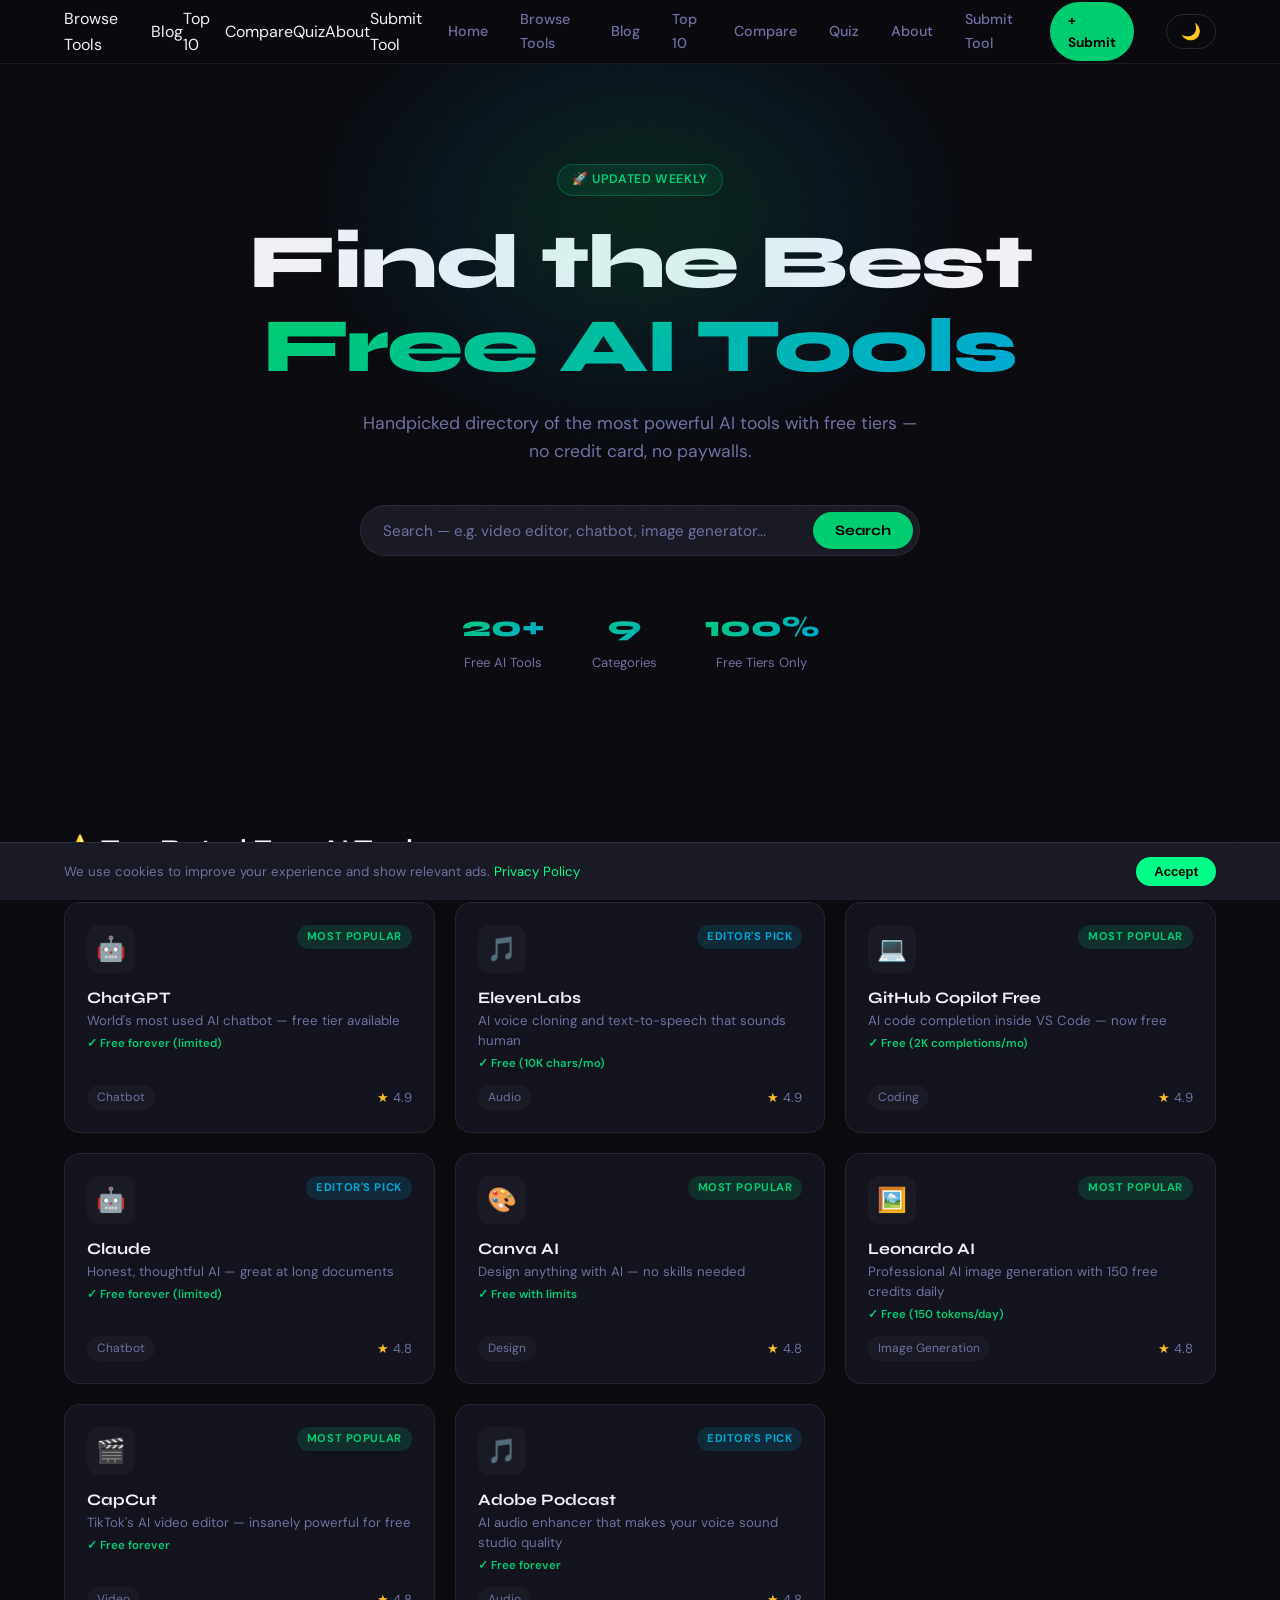
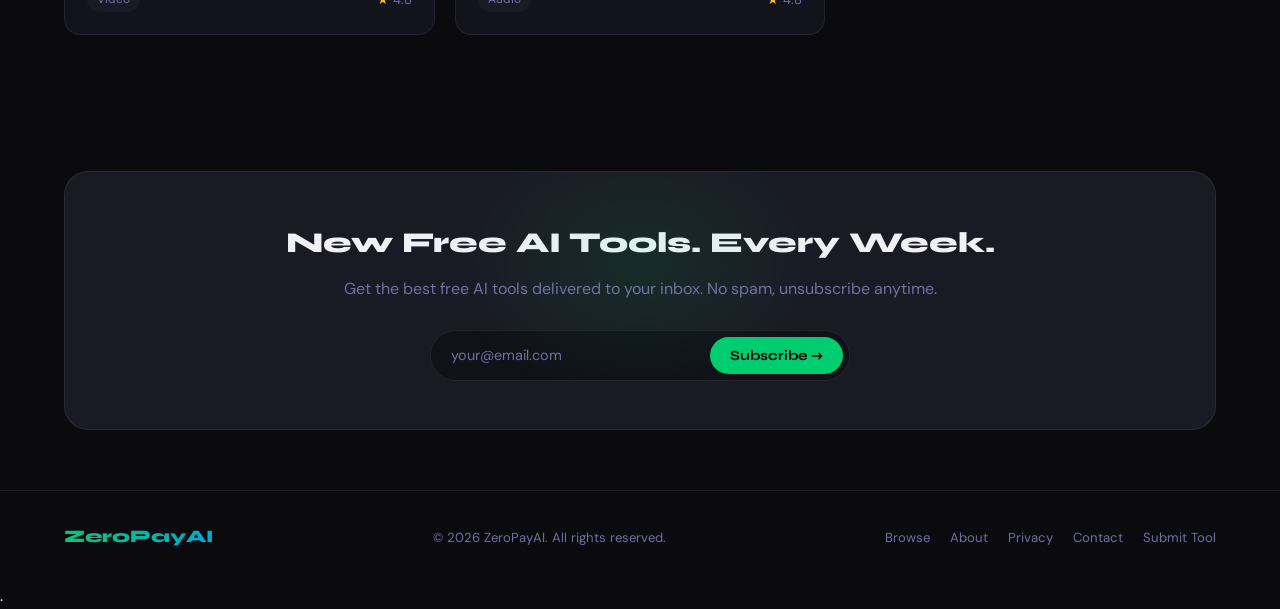
<file: index.html>
<!DOCTYPE html>
<html lang="en">
<head>
  <meta charset="UTF-8" />
  <meta name="google-site-verification" content="KK3UUOpEy3ErOD5eJbiTCEjrXGXTsG2acw9eWnKcE2Q" />
<link rel="icon" type="image/svg+xml" href="favicon.svg" />
<link rel="shortcut icon" href="favicon.svg" />
<meta name="theme-color" content="#0a0a0f" />
<link rel="stylesheet" href="style.css" />
  <!-- SEO -->
  <title>ZeroPayAI — Best Free AI Tools Directory 2026</title>
  <meta name="description" content="Discover 20+ of the best free AI tools for writing, design, video, coding, and more. All tools have free tiers — no credit card needed." />
  <meta name="keywords" content="free AI tools, best free AI tools 2026, AI tools directory, free chatbot, free AI writing tool" />
  <link rel="canonical" href="zeropayai.netlify.app" />

  <!-- Open Graph -->
  <meta property="og:type" content="website" />
  <meta property="og:title" content="ZeroPayAI — Best Free AI Tools Directory 2026" />
  <meta property="og:description" content="Discover 20+ of the best free AI tools. All with free tiers — no credit card needed." />
  <meta property="og:url" content="https://www.zeropayai.com/" />
  <meta property="og:site_name" content="ZeroPayAI" />

  <!-- Schema.org -->
  <script type="application/ld+json">
  {
    "@context": "https://schema.org",
    "@type": "WebSite",
    "name": "ZeroPayAI",
    "url": "https://www.zeropayai.com",
    "description": "The best directory of free AI tools with free tiers.",
    "potentialAction": {
      "@type": "SearchAction",
      "target": "https://www.zeropayai.com/tools.html?q={search_term_string}",
      "query-input": "required name=search_term_string"
    }
  }
  </script>

  <link rel="stylesheet" href="style.css" />
</head>
<body>

  <!-- Cookie Banner (AdSense requirement) -->
  <div id="cookie-banner" style="display:none;position:fixed;bottom:0;left:0;right:0;background:#1a1a24;border-top:1px solid rgba(255,255,255,0.08);padding:14px 5%;display:flex;align-items:center;justify-content:space-between;flex-wrap:wrap;gap:12px;z-index:999;font-size:0.83rem;color:#7070a0;">
    <span>We use cookies to improve your experience and show relevant ads. <a href="privacy.html" style="color:#00ff88;">Privacy Policy</a></span>
    <button onclick="document.getElementById('cookie-banner').style.display='none';localStorage.setItem('cookie_ok','1')" style="background:#00ff88;color:#000;border:none;border-radius:99px;padding:7px 18px;font-weight:700;cursor:pointer;font-size:0.82rem;">Accept</button>
  </div>
  <script>if(localStorage.getItem('cookie_ok')) document.getElementById('cookie-banner').style.display='none';</script>

  <nav>
    <a href="tools.html">Browse Tools</a>
      <a href="blog.html">Blog</a>
      <a href="top10.html">Top 10</a>
      <a href="compare.html">Compare</a>
      <a href="quiz.html">Quiz</a>
      <a href="about.html">About</a>
      <a href="submit.html">Submit Tool</a>
    <div class="nav-links">
      <a href="index.html">Home</a>
      <a href="tools.html">Browse Tools</a>
      <a href="blog.html">Blog</a>
      <a href="top10.html">Top 10</a>
      <a href="compare.html">Compare</a>
      <a href="quiz.html">Quiz</a>
      <a href="about.html">About</a>
      <a href="submit.html">Submit Tool</a>
      <a href="submit.html" class="btn-nav">+ Submit</a>
      <button id="theme-toggle" onclick="toggleTheme()" style="background:none;border:1px solid rgba(255,255,255,0.12);border-radius:99px;padding:7px 14px;cursor:pointer;font-size:1rem;color:var(--text);transition:all 0.2s;">🌙</button>
    </div>
  </nav>

  <main>
    <div class="hero">
      <div class="hero-glow"></div>
      <div class="hero-badge">🚀 Updated Weekly</div>
      <h1>Find the Best<br><span class="highlight">Free AI Tools</span></h1>
      <p>Handpicked directory of the most powerful AI tools with free tiers — no credit card, no paywalls.</p>
      <div class="hero-search">
        <input type="text" id="hero-search-input" placeholder="Search — e.g. video editor, chatbot, image generator..." aria-label="Search AI tools" />
        <button id="hero-search-btn">Search</button>
      </div>
      <div class="hero-stats">
        <div class="stat"><div class="stat-num">20+</div><div class="stat-label">Free AI Tools</div></div>
        <div class="stat"><div class="stat-num">9</div><div class="stat-label">Categories</div></div>
        <div class="stat"><div class="stat-num">100%</div><div class="stat-label">Free Tiers Only</div></div>
      </div>
    </div>

    <!-- AdSense Ad Slot 1 (below hero) -->
    <div style="text-align:center;padding:8px 5%;max-width:1200px;margin:0 auto;">
      <!-- Replace with your AdSense ad unit code after approval -->
      <!-- <ins class="adsbygoogle" style="display:block" data-ad-client="ca-pub-XXXXXXXX" data-ad-slot="XXXXXXXX" data-ad-format="auto"></ins> -->
    </div>

    <section>
      <div class="section-header">
        <h2 class="section-title">⭐ Top Rated Free AI Tools</h2>
        <a href="tools.html" class="see-all">Browse all tools →</a>
      </div>
      <div class="tools-grid" id="featured-grid"></div>
    </section>

    <!-- AdSense Ad Slot 2 (between sections) -->
    <div style="text-align:center;padding:8px 5%;max-width:1200px;margin:0 auto;">
      <!-- <ins class="adsbygoogle" ...></ins> -->
    </div>

    <section>
      <div class="newsletter">
        <h2>New Free AI Tools. Every Week.</h2>
        <p>Get the best free AI tools delivered to your inbox. No spam, unsubscribe anytime.</p>
        <form class="newsletter-form" onsubmit="return false">
          <input type="email" placeholder="your@email.com" required aria-label="Email address" />
          <button type="submit">Subscribe →</button>
        </form>
      </div>
    </section>
  </main>

  <footer>
    <div class="footer-logo">ZeroPayAI</div>
    <p>© 2026 ZeroPayAI. All rights reserved.</p>
    <div class="footer-links">
      <a href="tools.html">Browse</a>
      <a href="about.html">About</a>
      <a href="privacy.html">Privacy</a>
      <a href="contact.html">Contact</a>
      <a href="submit.html">Submit Tool</a>
    </div>
  </footer>

  <script src="tools-data.js"></script>
  <script src="app.js"></script>
</body>
</html>.
</file>
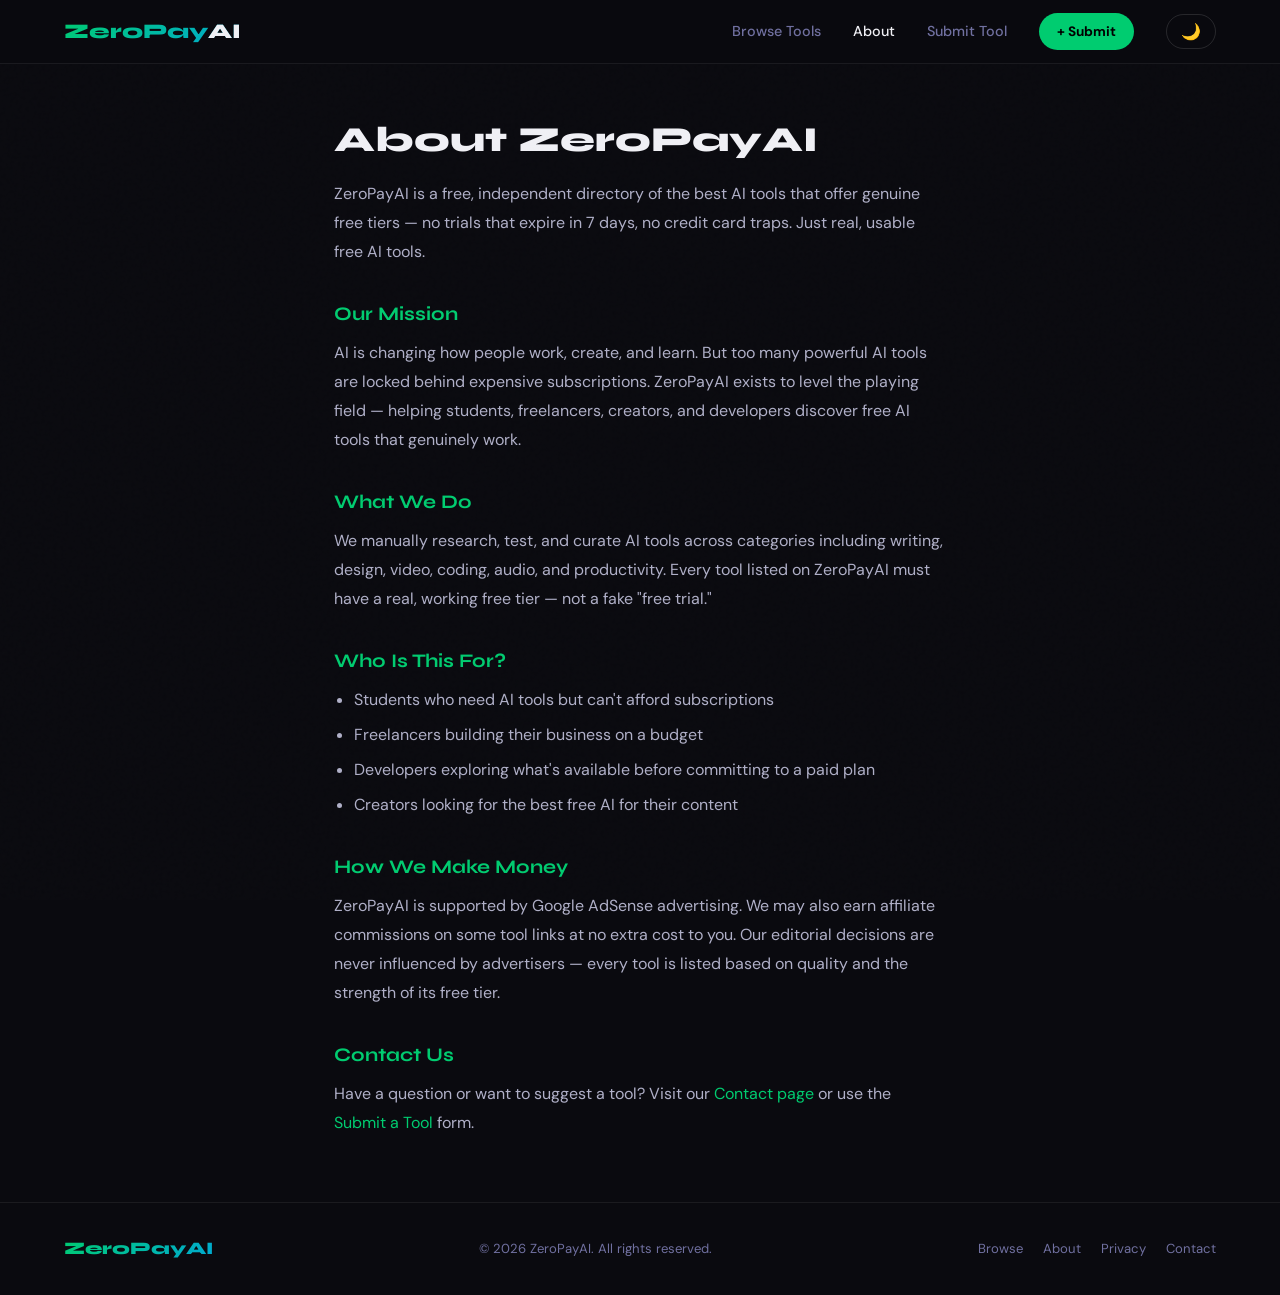
<file: about.html>
<!DOCTYPE html>
<html lang="en">
<head>
  <meta charset="UTF-8" />
  <meta name="google-site-verification" content="KK3UUOpEy3ErOD5eJbiTCEjrXGXTsG2acw9eWnKcE2Q" />
<link rel="icon" type="image/svg+xml" href="favicon.svg" />
<link rel="shortcut icon" href="favicon.svg" />
<meta name="theme-color" content="#0a0a0f" />
<link rel="stylesheet" href="style.css" />  <title>About ZeroPayAI — Free AI Tools Directory</title>
  <meta name="description" content="ZeroPayAI is a curated directory of the best free AI tools. Learn about our mission to make AI accessible to everyone." />
  <link rel="canonical" href="zeropayai.netlify.app" />
  <link rel="stylesheet" href="style.css" />
  <style>
    .content-page { max-width: 740px; margin: 0 auto; padding: 48px 5%; }
    .content-page h1 { font-family: var(--font-head); font-size: 2.2rem; font-weight: 800; margin-bottom: 12px; }
    .content-page h2 { font-family: var(--font-head); font-size: 1.2rem; font-weight: 700; margin: 32px 0 10px; color: var(--accent); }
    .content-page p { color: #b0b0c8; line-height: 1.8; margin-bottom: 16px; }
    .content-page ul { color: #b0b0c8; line-height: 1.8; padding-left: 20px; margin-bottom: 16px; }
    .content-page ul li { margin-bottom: 6px; }
  </style>
</head>
<body>

  <nav>
    <a href="index.html" class="nav-logo">ZeroPay<span>AI</span></a>
    <div class="nav-links">
      <a href="tools.html">Browse Tools</a>
      <a href="about.html" class="active">About</a>
      <a href="submit.html">Submit Tool</a>
      <a href="submit.html" class="btn-nav">+ Submit</a>
      <button id="theme-toggle" onclick="toggleTheme()" style="background:none;border:1px solid rgba(255,255,255,0.12);border-radius:99px;padding:7px 14px;cursor:pointer;font-size:1rem;color:var(--text);transition:all 0.2s;">🌙</button>
    </div>
  </nav>

  <main>
    <div class="content-page">
      <h1>About ZeroPayAI</h1>
      <p>ZeroPayAI is a free, independent directory of the best AI tools that offer genuine free tiers — no trials that expire in 7 days, no credit card traps. Just real, usable free AI tools.</p>

      <h2>Our Mission</h2>
      <p>AI is changing how people work, create, and learn. But too many powerful AI tools are locked behind expensive subscriptions. ZeroPayAI exists to level the playing field — helping students, freelancers, creators, and developers discover free AI tools that genuinely work.</p>

      <h2>What We Do</h2>
      <p>We manually research, test, and curate AI tools across categories including writing, design, video, coding, audio, and productivity. Every tool listed on ZeroPayAI must have a real, working free tier — not a fake "free trial."</p>

      <h2>Who Is This For?</h2>
      <ul>
        <li>Students who need AI tools but can't afford subscriptions</li>
        <li>Freelancers building their business on a budget</li>
        <li>Developers exploring what's available before committing to a paid plan</li>
        <li>Creators looking for the best free AI for their content</li>
      </ul>

      <h2>How We Make Money</h2>
      <p>ZeroPayAI is supported by Google AdSense advertising. We may also earn affiliate commissions on some tool links at no extra cost to you. Our editorial decisions are never influenced by advertisers — every tool is listed based on quality and the strength of its free tier.</p>

      <h2>Contact Us</h2>
      <p>Have a question or want to suggest a tool? Visit our <a href="contact.html" style="color:var(--accent)">Contact page</a> or use the <a href="submit.html" style="color:var(--accent)">Submit a Tool</a> form.</p>
    </div>
  </main>

  <footer>
    <div class="footer-logo">ZeroPayAI</div>
    <p>© 2026 ZeroPayAI. All rights reserved.</p>
    <div class="footer-links">
      <a href="tools.html">Browse</a>
      <a href="about.html">About</a>
      <a href="privacy.html">Privacy</a>
      <a href="contact.html">Contact</a>
    </div>
  </footer>

  <script src="tools-data.js"></script>
  <script src="app.js"></script>
</body>
</html>
</file>
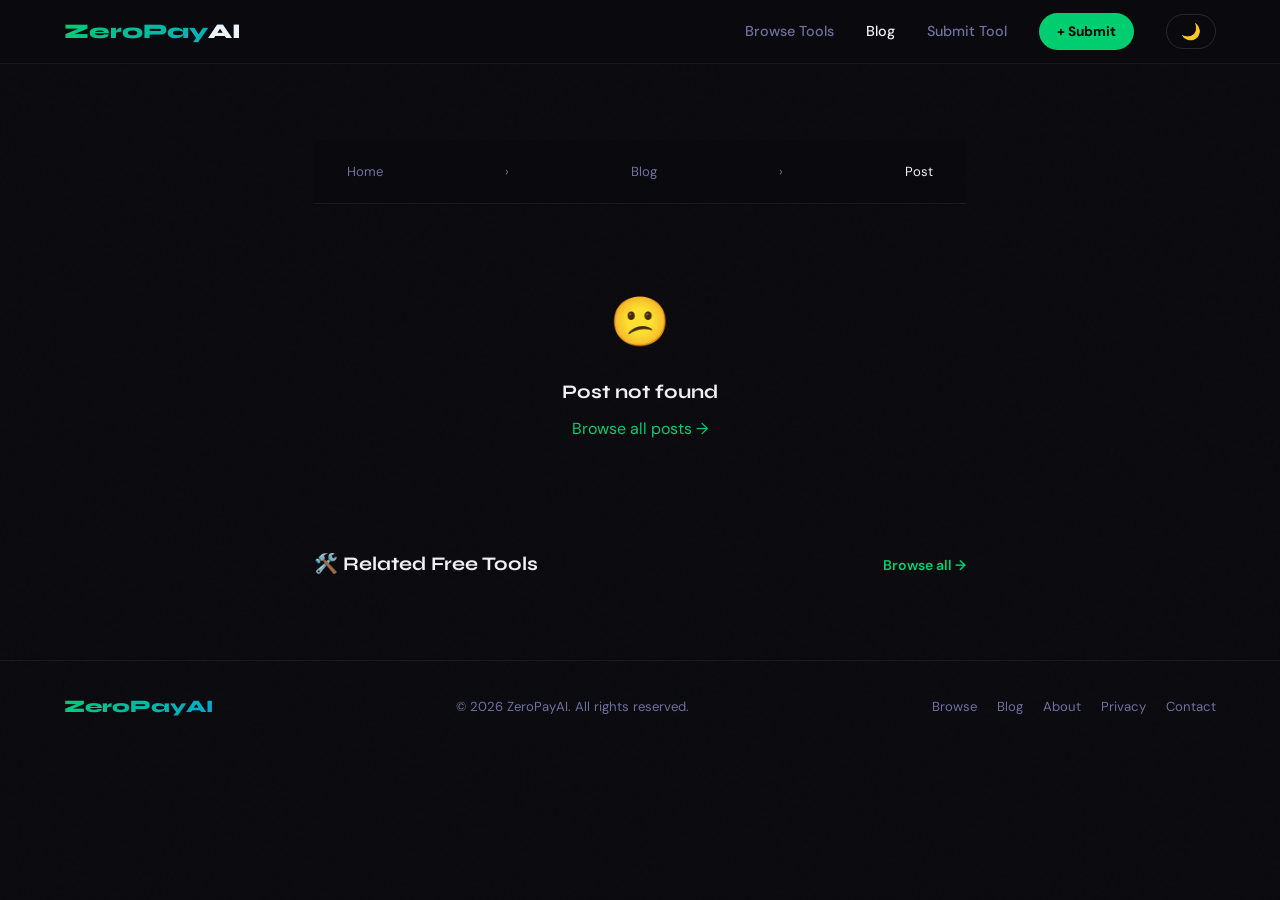
<file: blog-post.html>
<!DOCTYPE html>
<html lang="en">
<head>
  <meta charset="UTF-8" />
  <meta name="viewport" content="width=device-width, initial-scale=1.0" />
  <title>Blog Post — ZeroPayAI</title>
  <meta name="description" content="Read this guide on free AI tools at ZeroPayAI." />
  <link rel="canonical" href="https://zeropayai.netlify.app/blog-post.html" />
  <meta name="google-site-verification" content="KK3UUOpEy3ErOD5eJbiTCEjrXGXTsG2acw9eWnKcE2Q" />
  <link rel="icon" type="image/svg+xml" href="favicon.svg" />
  <link rel="shortcut icon" href="favicon.svg" />
  <meta name="theme-color" content="#0a0a0f" />
  <link rel="stylesheet" href="style.css" />
  <style>
    .post-container { max-width: 780px; margin: 0 auto; padding: 48px 5%; }
    .post-tag { font-size: 0.75rem; font-weight: 700; text-transform: uppercase; letter-spacing: 0.1em; color: var(--accent); margin-bottom: 12px; }
    .post-title { font-family: var(--font-head); font-size: clamp(1.6rem, 4vw, 2.4rem); font-weight: 800; line-height: 1.2; margin-bottom: 14px; }
    .post-meta { color: var(--muted); font-size: 0.85rem; margin-bottom: 32px; padding-bottom: 24px; border-bottom: 1px solid var(--border); }
    .post-thumb { width: 100%; height: 220px; background: var(--bg3); border-radius: var(--radius); display: flex; align-items: center; justify-content: center; font-size: 5rem; margin-bottom: 36px; }
    .post-content h2 { font-family: var(--font-head); font-size: 1.3rem; font-weight: 700; margin: 32px 0 12px; }
    .post-content p { color: #b0b0c8; line-height: 1.85; margin-bottom: 18px; font-size: 0.96rem; }
    .post-content ul { color: #b0b0c8; line-height: 1.85; padding-left: 20px; margin-bottom: 18px; }
    .post-content ul li { margin-bottom: 8px; }
    .post-content a { color: var(--accent); }
    .tool-mention { display: inline-flex; align-items: center; gap: 6px; background: var(--bg3); border: 1px solid var(--border); border-radius: 8px; padding: 4px 12px; font-size: 0.85rem; font-weight: 600; color: var(--accent); margin: 4px; cursor: pointer; transition: border-color 0.2s; }
    .tool-mention:hover { border-color: rgba(0,255,136,0.3); }
    .post-nav { display: flex; justify-content: space-between; margin-top: 48px; padding-top: 24px; border-top: 1px solid var(--border); }
    .post-nav a { color: var(--accent); font-size: 0.88rem; font-weight: 600; }
  </style>
</head>
<body>

  <nav>
    <a href="index.html" class="nav-logo">ZeroPay<span>AI</span></a>
    <div class="nav-links">
      <a href="tools.html">Browse Tools</a>
      <a href="blog.html" class="active">Blog</a>
      <a href="submit.html">Submit Tool</a>
      <a href="submit.html" class="btn-nav">+ Submit</a>
      <button id="theme-toggle" onclick="toggleTheme()" style="background:none;border:1px solid rgba(255,255,255,0.12);border-radius:99px;padding:7px 14px;cursor:pointer;font-size:1rem;color:var(--text);transition:all 0.2s;">🌙</button>
    </div>
  </nav>

  <main>
    <div class="post-container">

      <!-- AdSense Slot -->
      <div style="text-align:center;margin-bottom:28px;">
        <!-- Paste AdSense code here after approval -->
      </div>

      <!-- Breadcrumb -->
      <nav aria-label="Breadcrumb" style="margin-bottom:20px;font-size:0.82rem;color:var(--muted);">
        <a href="index.html" style="color:var(--muted);">Home</a>
        <span style="margin:0 6px;">›</span>
        <a href="blog.html" style="color:var(--muted);">Blog</a>
        <span style="margin:0 6px;">›</span>
        <span id="breadcrumb-post" style="color:var(--text);">Post</span>
      </nav>

      <div id="post-root"></div>

      <!-- AdSense Slot -->
      <div style="text-align:center;margin-top:40px;">
        <!-- Paste AdSense code here after approval -->
      </div>

      <!-- Related Tools -->
      <div style="margin-top:48px;">
        <div class="section-header">
          <h2 class="section-title" style="font-size:1.2rem;">🛠️ Related Free Tools</h2>
          <a href="tools.html" class="see-all">Browse all →</a>
        </div>
        <div class="tools-grid" id="related-tools"></div>
      </div>

    </div>
  </main>

  <footer>
    <div class="footer-logo">ZeroPayAI</div>
    <p>© 2026 ZeroPayAI. All rights reserved.</p>
    <div class="footer-links">
      <a href="tools.html">Browse</a>
      <a href="blog.html">Blog</a>
      <a href="about.html">About</a>
      <a href="privacy.html">Privacy</a>
      <a href="contact.html">Contact</a>
    </div>
  </footer>

  <script src="tools-data.js"></script>
  <script src="app.js"></script>
  <script>
    const POSTS_CONTENT = {
      "best-free-ai-tools-2026": {
        tag: "Guide", emoji: "🛠️",
        title: "The 10 Best Free AI Tools You Need in 2026",
        date: "Mar 20, 2026", readTime: "5 min read",
        relatedCategory: "Chatbot",
        content: `
          <p>Artificial intelligence is no longer just for tech companies. In 2026, the best AI tools are completely free — and they're powerful enough to replace expensive software you're paying for right now.</p>
          <p>We tested over 50 AI tools and shortlisted the 10 absolute best that have genuine free tiers. No fake 7-day trials. No credit card required. Just real, usable AI — free.</p>
          <h2>1. ChatGPT — Best All-Round AI</h2>
          <p>ChatGPT remains the king of AI chatbots in 2026. The free tier gives you access to GPT-4o mini which is incredibly capable for writing, coding, research, and brainstorming. Over 900 million people use it weekly.</p>
          <h2>2. Claude — Best for Long Documents</h2>
          <p>Claude by Anthropic is the best AI for reading and analyzing long documents. It's more thoughtful and nuanced than ChatGPT — great for essays, legal docs, and complex analysis.</p>
          <h2>3. Canva AI — Best for Design</h2>
          <p>Canva's AI tools are built right into their free plan. Generate images, remove backgrounds, write copy — all without leaving Canva. Perfect for social media content creators.</p>
          <h2>4. ElevenLabs — Best for Voice</h2>
          <p>ElevenLabs generates the most realistic AI voices available. The free tier gives 10,000 characters per month — enough for regular podcast or video voiceover use.</p>
          <h2>5. CapCut — Best for Video</h2>
          <p>CapCut is completely free and packed with AI features — auto captions, background removal, AI avatars, and viral templates. Used by millions of TikTok and Instagram creators.</p>
          <h2>6. Perplexity AI — Best for Research</h2>
          <p>Perplexity is like Google but smarter. It gives you AI-summarized answers with cited sources. The free tier is extremely generous with no daily limits on basic searches.</p>
          <h2>7. GitHub Copilot Free — Best for Coding</h2>
          <p>GitHub Copilot now has a free tier with 2,000 code completions per month. It's the most powerful AI coding assistant available and works inside VS Code.</p>
          <h2>8. Leonardo AI — Best for Image Generation</h2>
          <p>Leonardo AI gives you 150 free image generation tokens per day — one of the most generous free tiers of any image generator. Results are stunning and professional quality.</p>
          <h2>9. NotebookLM — Best for Students</h2>
          <p>Google's NotebookLM is completely free and lets you upload any PDF or document then ask AI questions about it. It even generates podcast-style audio summaries.</p>
          <h2>10. Gamma — Best for Presentations</h2>
          <p>Gamma generates beautiful presentations from a single text prompt in seconds. Way faster than PowerPoint and completely free to start.</p>
          <h2>Final Thoughts</h2>
          <p>The best part about all these tools? They're all genuinely free. No credit card, no fake trials, no paywalls. Bookmark <a href="index.html">ZeroPayAI</a> to discover more free AI tools every week.</p>
        `
      },
      "chatgpt-vs-claude": {
        tag: "Comparison", emoji: "⚔️",
        title: "ChatGPT vs Claude — Which Free AI is Better in 2026?",
        date: "Mar 22, 2026", readTime: "7 min read",
        relatedCategory: "Chatbot",
        content: `
          <p>Both ChatGPT and Claude are free. Both are incredibly powerful. But they're built differently and excel at different things. Here's the definitive comparison for 2026.</p>
          <h2>Free Tier Comparison</h2>
          <p>ChatGPT's free tier gives you access to GPT-4o mini with generous daily limits. Claude's free tier gives you access to Claude Sonnet with daily message limits. Both are genuinely useful without paying.</p>
          <h2>Writing Quality</h2>
          <p>Claude wins here. Claude's writing is more nuanced, natural, and human-sounding. ChatGPT tends to be more formulaic. For essays, emails, and creative writing — Claude is the better choice.</p>
          <h2>Coding</h2>
          <p>ChatGPT wins for coding. It handles a wider range of programming languages and frameworks, and its code completions are generally more accurate for complex tasks.</p>
          <h2>Document Analysis</h2>
          <p>Claude wins by a mile. Claude can handle extremely long documents — up to 200,000 tokens. ChatGPT's context window is smaller on the free tier. For reading PDFs and long reports, use Claude.</p>
          <h2>Research & Accuracy</h2>
          <p>Claude is generally more honest about what it doesn't know. ChatGPT can sometimes confidently give wrong answers. For accuracy-critical tasks, Claude is safer.</p>
          <h2>Image Generation</h2>
          <p>ChatGPT wins — it has DALL-E integration built in. Claude doesn't generate images on the free tier.</p>
          <h2>Verdict</h2>
          <p>Use ChatGPT for: coding, image generation, quick answers, and general tasks. Use Claude for: long documents, writing, analysis, and when accuracy matters most. Ideally — use both. They're both free!</p>
        `
      },
      "free-ai-video-tools": {
        tag: "Top 10", emoji: "🎬",
        title: "10 Best Free AI Video Editors in 2026",
        date: "Mar 23, 2026", readTime: "6 min read",
        relatedCategory: "Video",
        content: `
          <p>AI has completely transformed video editing. What used to take hours now takes minutes — and the best tools are completely free. Here are the 10 best free AI video editors in 2026.</p>
          <h2>1. CapCut — Best Overall Free Video Editor</h2>
          <p>CapCut is the undisputed king of free AI video editing. Auto captions, background removal, AI avatars, viral templates — all completely free. Used by over 200 million creators worldwide.</p>
          <h2>2. Runway ML — Best for AI Video Generation</h2>
          <p>Runway lets you generate videos from text prompts. The free plan gives 125 credits per month — enough to create several short AI-generated clips for social media.</p>
          <h2>3. Pika Labs — Best Text to Video</h2>
          <p>Pika creates cinematic AI videos from text descriptions. The free tier is limited but the quality is impressive — great for creating viral social media content.</p>
          <h2>4. VEED.io — Best for Auto Subtitles</h2>
          <p>VEED's AI auto subtitle feature is incredibly accurate in multiple languages. The free plan adds a watermark but it's perfect for testing and personal projects.</p>
          <h2>5. Clipchamp — Best Built-In Windows Editor</h2>
          <p>Microsoft's Clipchamp is built into Windows 11 and completely free. AI features include auto captions, text to speech, and smart templates.</p>
          <h2>6. DaVinci Resolve — Best Professional Free Editor</h2>
          <p>DaVinci Resolve's free version is more powerful than most paid editors. It includes AI tools for color correction, audio enhancement, and facial recognition.</p>
          <h2>7. Adobe Express — Best for Social Media Videos</h2>
          <p>Adobe Express creates stunning social media videos with AI assistance. Free plan includes hundreds of templates and basic AI features.</p>
          <h2>8. Canva Video — Best for Beginners</h2>
          <p>Canva's video editor is perfect for beginners. AI tools help with captions, transitions, and background removal — all in a drag and drop interface.</p>
          <h2>9. InVideo — Best for Marketing Videos</h2>
          <p>InVideo generates marketing videos from text scripts using AI. Free plan includes 10 exports per week with watermark.</p>
          <h2>10. Loom — Best for Screen Recording</h2>
          <p>Loom's AI features include auto transcription, chapter generation, and video summaries. Free plan gives unlimited recordings up to 5 minutes each.</p>
        `
      },
      "free-ai-writing-tools": {
        tag: "Guide", emoji: "✍️",
        title: "Best Free AI Writing Tools for Students in 2026",
        date: "Mar 24, 2026", readTime: "5 min read",
        relatedCategory: "Writing",
        content: `
          <p>Being a student in 2026 means having access to the most powerful writing tools in history — completely free. Here are the best free AI writing tools every student should know about.</p>
          <h2>1. Grammarly — Fix Every Grammar Mistake</h2>
          <p>Grammarly's free tier catches grammar, spelling, punctuation, and clarity issues in real time. It works across Gmail, Google Docs, and every website you type on. Essential for every student.</p>
          <h2>2. QuillBot — Paraphrase and Summarize</h2>
          <p>QuillBot's free tier lets you paraphrase up to 125 words at a time. Great for rewriting sentences, summarizing paragraphs, and avoiding plagiarism while keeping your ideas intact.</p>
          <h2>3. Claude — Write Better Essays</h2>
          <p>Claude is the best free AI for essay writing. It writes in a natural, human voice and can help you outline, draft, and refine essays on any topic.</p>
          <h2>4. NotebookLM — Study Any Document</h2>
          <p>Google's NotebookLM lets you upload your textbooks, lecture notes, and papers — then ask AI questions about them. It even creates study guides and podcast summaries automatically.</p>
          <h2>5. Perplexity AI — Research with Citations</h2>
          <p>Perplexity is the perfect research tool. Ask any question and get AI-summarized answers with cited academic sources. Way more useful than regular Google for research papers.</p>
          <h2>6. Consensus — Find Academic Papers</h2>
          <p>Consensus searches millions of scientific papers and extracts key findings. Perfect for literature reviews and research assignments. Free plan gives 20 searches per day.</p>
          <h2>Tips for Students Using AI Tools</h2>
          <p>Always verify AI-generated information with primary sources. Use AI to improve and refine your own writing — not to replace it. Check your institution's AI policy before submitting AI-assisted work.</p>
        `
      },
      "ai-tools-for-freelancers": {
        tag: "Guide", emoji: "💼",
        title: "7 Free AI Tools Every Freelancer Should Use in 2026",
        date: "Mar 25, 2026", readTime: "6 min read",
        relatedCategory: "Productivity",
        content: `
          <p>Freelancers who use AI tools earn more, work faster, and take on more clients. Here are the 7 free AI tools that will transform your freelancing business in 2026.</p>
          <h2>1. ChatGPT — Your AI Business Partner</h2>
          <p>Use ChatGPT for writing proposals, creating content, answering client questions, generating ideas, and handling any writing task. The free tier is powerful enough for daily professional use.</p>
          <h2>2. Grammarly — Never Send a Typo Again</h2>
          <p>Every freelancer communicates in writing. Grammarly ensures your emails, proposals, and deliverables are always professional and error-free. The free tier covers everything essential.</p>
          <h2>3. Canva AI — Create Professional Visuals</h2>
          <p>Whether you're a writer, developer, or consultant — you need visuals. Canva AI lets you create professional graphics, presentations, and social media content completely free.</p>
          <h2>4. Otter.ai — Never Miss a Client Detail</h2>
          <p>Record and transcribe every client call automatically. Otter.ai's free plan gives 300 minutes per month — enough for regular client meetings. Never miss an action item again.</p>
          <h2>5. tl;dv — Summarize Your Zoom Calls</h2>
          <p>tl;dv records, transcribes, and summarizes your Zoom and Google Meet calls. Free plan includes unlimited recordings. Share meeting summaries with clients instantly.</p>
          <h2>6. ElevenLabs — Create Audio Content</h2>
          <p>If you create content, ElevenLabs lets you generate professional voiceovers for free. 10,000 characters per month is plenty for regular content creation.</p>
          <h2>7. Gamma — Create Client Presentations Fast</h2>
          <p>Generate beautiful client presentations from a text prompt in seconds with Gamma. Free plan includes 400 AI credits — enough to create dozens of professional presentations.</p>
          <h2>The Bottom Line</h2>
          <p>These 7 tools combined replace thousands of dollars worth of software — all completely free. Start with ChatGPT and Grammarly, then add the others as you need them.</p>
        `
      },
      "free-ai-image-generators": {
        tag: "Top 10", emoji: "🖼️",
        title: "Top 10 Free AI Image Generators in 2026",
        date: "Mar 26, 2026", readTime: "5 min read",
        relatedCategory: "Image Generation",
        content: `
          <p>AI image generation has exploded in 2026. The best tools now generate photorealistic, stunning images from text — and many are completely free. Here are the top 10.</p>
          <h2>1. Playground AI — 500 Free Images Per Day</h2>
          <p>Playground AI has the most generous free tier of any image generator — 500 images per day completely free. Quality is excellent and it supports multiple AI models.</p>
          <h2>2. Leonardo AI — Best Quality Free Generator</h2>
          <p>Leonardo AI gives 150 tokens per day on the free plan. The image quality is professional grade — used by game developers, artists, and marketers worldwide.</p>
          <h2>3. Ideogram — Best for Text in Images</h2>
          <p>Ideogram is the only AI image generator that reliably gets text right inside images. Perfect for logos, posters, and typography designs. Free plan gives 10 generations per day.</p>
          <h2>4. Adobe Firefly — Commercially Safe Images</h2>
          <p>Adobe Firefly's images are trained on licensed content — meaning they're safe to use commercially. Free plan gives 25 credits per month. Perfect for business use.</p>
          <h2>5. Microsoft Copilot — Unlimited Free DALL-E 3</h2>
          <p>Microsoft Copilot gives you access to DALL-E 3 completely free with no account required. Unlimited generations with some daily boost limits.</p>
          <h2>6. Canva AI — Best for Designers</h2>
          <p>Canva's AI image generator is built right into their design tool. Generate images and use them directly in your designs without switching apps.</p>
          <h2>7. Adobe Express — Best Templates + AI</h2>
          <p>Adobe Express combines AI image generation with thousands of design templates. Perfect for social media content that needs both AI visuals and professional layouts.</p>
          <h2>8. Craiyon — Simple and Unlimited</h2>
          <p>Craiyon (formerly DALL-E mini) is simple, free, and unlimited. Quality isn't the highest but it's great for quick concept visualization and experimentation.</p>
          <h2>9. Stable Diffusion Online — Most Customizable</h2>
          <p>Run Stable Diffusion in your browser for free. Highly customizable with dozens of models. Best for users who want full control over their generations.</p>
          <h2>10. NightCafe — Best Community Features</h2>
          <p>NightCafe gives free daily credits and has the best community features of any AI image generator. Great for discovering styles and getting inspiration from other creators.</p>
        `
      }
    };

    const params = new URLSearchParams(window.location.search);
    const id = params.get('id');
    const post = POSTS_CONTENT[id];

    if (!post) {
      document.getElementById('post-root').innerHTML = `
        <div class="empty-state">
          <div class="emoji">😕</div>
          <h3>Post not found</h3>
          <p><a href="blog.html" style="color:var(--accent)">Browse all posts →</a></p>
        </div>`;
    } else {
      document.title = `${post.title} | ZeroPayAI`;
      document.querySelector('meta[name="description"]').setAttribute('content', post.title + ' — Read on ZeroPayAI.');
      const bc = document.getElementById('breadcrumb-post');
      if (bc) bc.textContent = post.title.substring(0, 40) + '...';

      document.getElementById('post-root').innerHTML = `
        <div class="post-tag">${post.tag}</div>
        <h1 class="post-title">${post.title}</h1>
        <div class="post-meta">${post.date} · ${post.readTime} · ZeroPayAI</div>
        <div class="post-thumb">${post.emoji}</div>
        <div class="post-content">${post.content}</div>
        <div class="post-nav">
          <a href="blog.html">← All Posts</a>
          <a href="tools.html">Browse Free Tools →</a>
        </div>
      `;

      const related = TOOLS.filter(t => t.category === post.relatedCategory).slice(0, 3);
      document.getElementById('related-tools').innerHTML = related.map(t => `
        <div class="tool-card fade-up" onclick="window.location='tool-detail.html?id=${t.id}'">
          <div class="card-top">
            <div class="tool-icon">${categoryEmoji(t.category)}</div>
            ${t.badge ? `<span class="tool-badge ${badgeClass(t.badge)}">${t.badge}</span>` : ''}
          </div>
          <div>
            <div class="tool-name">${t.name}</div>
            <div class="tool-tagline">${t.tagline}</div>
            <div class="free-tag">✓ ${t.free_tier}</div>
          </div>
          <div class="card-bottom">
            <span class="tool-category">${t.category}</span>
            <span class="tool-rating"><span class="star">★</span> ${t.rating}</span>
          </div>
        </div>
      `).join('');
    }
  </script>
</body>
</html>
</file>
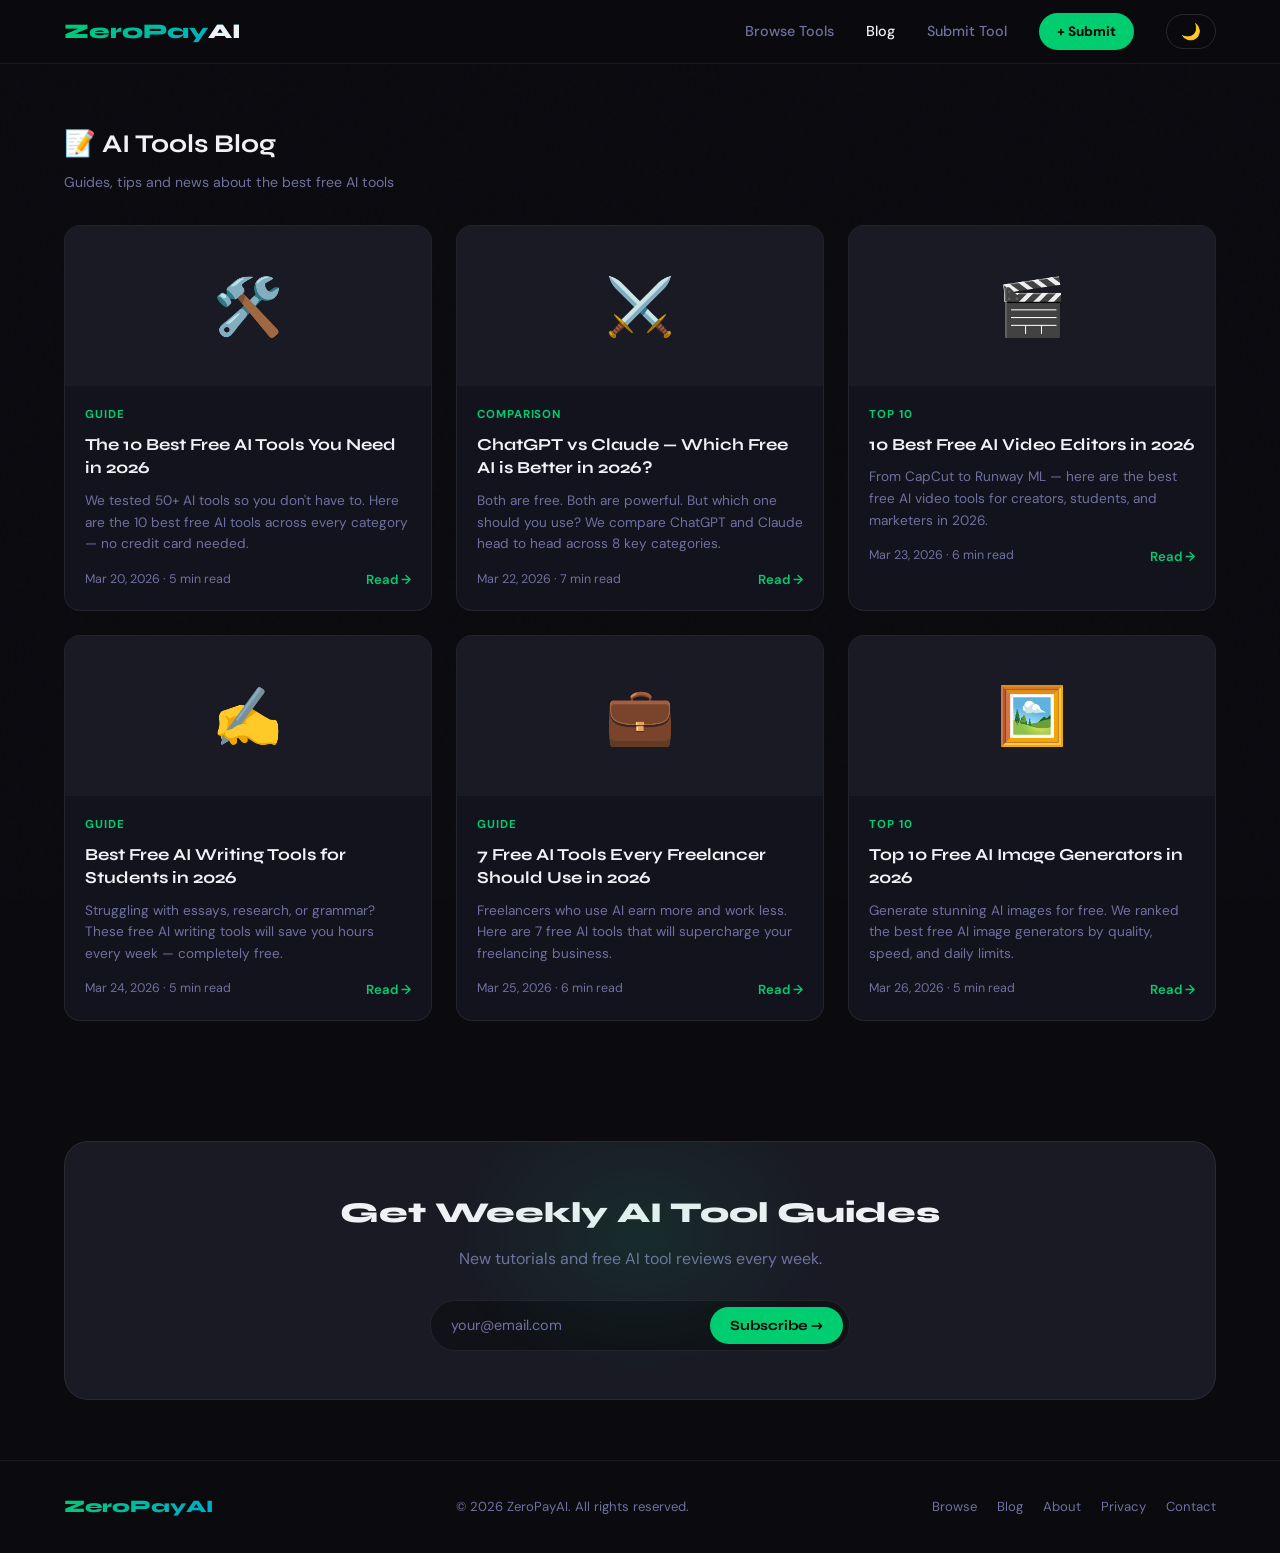
<file: blog.html>
<!DOCTYPE html>
<html lang="en">
<head>
  <meta charset="UTF-8" />
  <meta name="viewport" content="width=device-width, initial-scale=1.0" />
  <title>AI Tools Blog — Tips, Guides & News | ZeroPayAI</title>
  <meta name="description" content="Read the latest guides, tips, and news about free AI tools. Learn how to get the most out of ChatGPT, Claude, Canva AI, and more — all for free." />
  <link rel="canonical" href="https://zeropayai.netlify.app/blog.html" />
  <meta name="google-site-verification" content="KK3UUOpEy3ErOD5eJbiTCEjrXGXTsG2acw9eWnKcE2Q" />
  <meta property="og:title" content="AI Tools Blog — ZeroPayAI" />
  <meta property="og:description" content="Tips, guides and news about the best free AI tools." />
  <meta property="og:url" content="https://zeropayai.netlify.app/blog.html" />
  <link rel="icon" type="image/svg+xml" href="favicon.svg" />
  <link rel="shortcut icon" href="favicon.svg" />
  <meta name="theme-color" content="#0a0a0f" />
  <link rel="stylesheet" href="style.css" />
  <style>
    .blog-grid { display: grid; grid-template-columns: repeat(auto-fill, minmax(300px, 1fr)); gap: 24px; }
    .blog-card { background: var(--card-bg); border: 1px solid var(--border); border-radius: var(--radius); overflow: hidden; cursor: pointer; transition: transform 0.2s, border-color 0.2s, box-shadow 0.2s; }
    .blog-card:hover { transform: translateY(-4px); border-color: rgba(0,255,136,0.2); box-shadow: 0 12px 40px rgba(0,0,0,0.3); }
    .blog-thumb { width: 100%; height: 160px; display: flex; align-items: center; justify-content: center; font-size: 3.5rem; background: var(--bg3); }
    .blog-body { padding: 20px; }
    .blog-tag { font-size: 0.72rem; font-weight: 700; text-transform: uppercase; letter-spacing: 0.08em; color: var(--accent); margin-bottom: 8px; }
    .blog-title { font-family: var(--font-head); font-size: 1.05rem; font-weight: 700; line-height: 1.4; margin-bottom: 10px; }
    .blog-excerpt { color: var(--muted); font-size: 0.85rem; line-height: 1.6; margin-bottom: 14px; }
    .blog-meta { display: flex; align-items: center; justify-content: space-between; font-size: 0.78rem; color: var(--muted); }
    .read-more { color: var(--accent); font-weight: 600; font-size: 0.82rem; }
  </style>
</head>
<body>

  <nav>
    <a href="index.html" class="nav-logo">ZeroPay<span>AI</span></a>
    <div class="nav-links">
      <a href="tools.html">Browse Tools</a>
      <a href="blog.html" class="active">Blog</a>
      <a href="submit.html">Submit Tool</a>
      <a href="submit.html" class="btn-nav">+ Submit</a>
      <button id="theme-toggle" onclick="toggleTheme()" style="background:none;border:1px solid rgba(255,255,255,0.12);border-radius:99px;padding:7px 14px;cursor:pointer;font-size:1rem;color:var(--text);transition:all 0.2s;">🌙</button>
    </div>
  </nav>

  <main>
    <section>
      <div class="section-header">
        <div>
          <h1 class="section-title">📝 AI Tools Blog</h1>
          <p style="color:var(--muted);font-size:0.88rem;margin-top:6px;">Guides, tips and news about the best free AI tools</p>
        </div>
      </div>

      <!-- AdSense Slot -->
      <div style="text-align:center;margin-bottom:28px;">
        <!-- Paste AdSense code here after approval -->
      </div>

      <div class="blog-grid" id="blog-grid"></div>
    </section>

    <section>
      <div class="newsletter">
        <h2>Get Weekly AI Tool Guides</h2>
        <p>New tutorials and free AI tool reviews every week.</p>
        <form class="newsletter-form" onsubmit="return false">
          <input type="email" placeholder="your@email.com" required />
          <button type="submit">Subscribe →</button>
        </form>
      </div>
    </section>
  </main>

  <footer>
    <div class="footer-logo">ZeroPayAI</div>
    <p>© 2026 ZeroPayAI. All rights reserved.</p>
    <div class="footer-links">
      <a href="tools.html">Browse</a>
      <a href="blog.html">Blog</a>
      <a href="about.html">About</a>
      <a href="privacy.html">Privacy</a>
      <a href="contact.html">Contact</a>
    </div>
  </footer>

  <script src="tools-data.js"></script>
  <script src="app.js"></script>
  <script>
    const POSTS = [
      {
        id: "best-free-ai-tools-2026",
        tag: "Guide",
        emoji: "🛠️",
        title: "The 10 Best Free AI Tools You Need in 2026",
        excerpt: "We tested 50+ AI tools so you don't have to. Here are the 10 best free AI tools across every category — no credit card needed.",
        date: "Mar 20, 2026",
        readTime: "5 min read"
      },
      {
        id: "chatgpt-vs-claude",
        tag: "Comparison",
        emoji: "⚔️",
        title: "ChatGPT vs Claude — Which Free AI is Better in 2026?",
        excerpt: "Both are free. Both are powerful. But which one should you use? We compare ChatGPT and Claude head to head across 8 key categories.",
        date: "Mar 22, 2026",
        readTime: "7 min read"
      },
      {
        id: "free-ai-video-tools",
        tag: "Top 10",
        emoji: "🎬",
        title: "10 Best Free AI Video Editors in 2026",
        excerpt: "From CapCut to Runway ML — here are the best free AI video tools for creators, students, and marketers in 2026.",
        date: "Mar 23, 2026",
        readTime: "6 min read"
      },
      {
        id: "free-ai-writing-tools",
        tag: "Guide",
        emoji: "✍️",
        title: "Best Free AI Writing Tools for Students in 2026",
        excerpt: "Struggling with essays, research, or grammar? These free AI writing tools will save you hours every week — completely free.",
        date: "Mar 24, 2026",
        readTime: "5 min read"
      },
      {
        id: "ai-tools-for-freelancers",
        tag: "Guide",
        emoji: "💼",
        title: "7 Free AI Tools Every Freelancer Should Use in 2026",
        excerpt: "Freelancers who use AI earn more and work less. Here are 7 free AI tools that will supercharge your freelancing business.",
        date: "Mar 25, 2026",
        readTime: "6 min read"
      },
      {
        id: "free-ai-image-generators",
        tag: "Top 10",
        emoji: "🖼️",
        title: "Top 10 Free AI Image Generators in 2026",
        excerpt: "Generate stunning AI images for free. We ranked the best free AI image generators by quality, speed, and daily limits.",
        date: "Mar 26, 2026",
        readTime: "5 min read"
      }
    ];

    document.getElementById('blog-grid').innerHTML = POSTS.map(p => `
      <div class="blog-card" onclick="window.location='blog-post.html?id=${p.id}'">
        <div class="blog-thumb">${p.emoji}</div>
        <div class="blog-body">
          <div class="blog-tag">${p.tag}</div>
          <div class="blog-title">${p.title}</div>
          <div class="blog-excerpt">${p.excerpt}</div>
          <div class="blog-meta">
            <span>${p.date} · ${p.readTime}</span>
            <span class="read-more">Read →</span>
          </div>
        </div>
      </div>
    `).join('');
  </script>
</body>
</html>
</file>
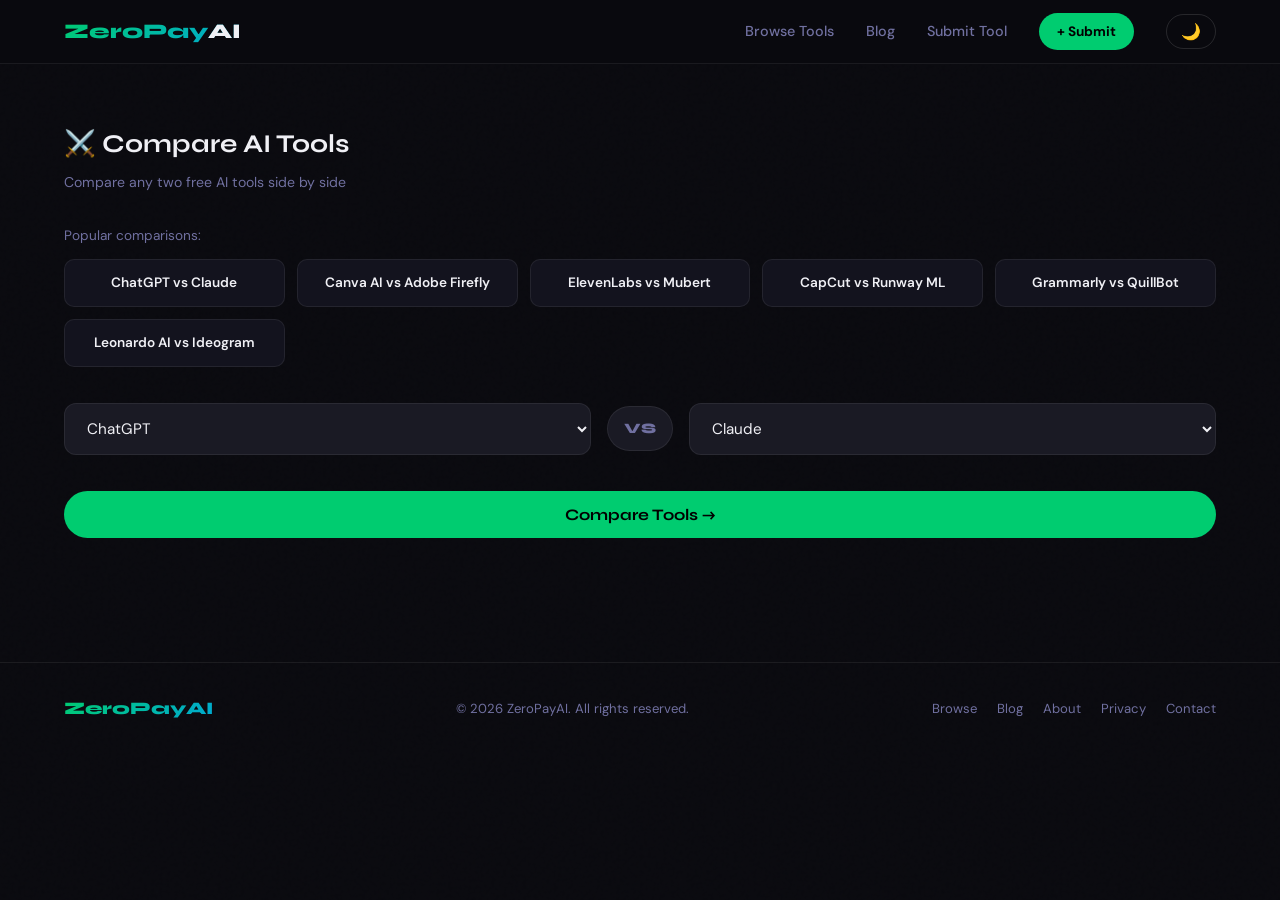
<file: compare.html>
<!DOCTYPE html>
<html lang="en">
<head>
  <meta charset="UTF-8" />
  <meta name="viewport" content="width=device-width, initial-scale=1.0" />
  <title>Compare Free AI Tools — ZeroPayAI</title>
  <meta name="description" content="Compare free AI tools side by side. Find out which AI tool is best for your needs — ChatGPT vs Claude, Canva vs Adobe, and more." />
  <link rel="canonical" href="https://zeropayai.netlify.app/compare.html" />
  <meta name="google-site-verification" content="KK3UUOpEy3ErOD5eJbiTCEjrXGXTsG2acw9eWnKcE2Q" />
  <link rel="icon" type="image/svg+xml" href="favicon.svg" />
  <link rel="shortcut icon" href="favicon.svg" />
  <meta name="theme-color" content="#0a0a0f" />
  <link rel="stylesheet" href="style.css" />
  <style>
    .compare-selectors { display: grid; grid-template-columns: 1fr auto 1fr; gap: 16px; align-items: center; margin-bottom: 36px; }
    .compare-select { background: var(--bg3); border: 1px solid var(--border); color: var(--text); border-radius: 12px; padding: 14px 18px; font-family: var(--font-body); font-size: 0.95rem; outline: none; width: 100%; cursor: pointer; transition: border-color 0.2s; }
    .compare-select:focus { border-color: rgba(0,255,136,0.4); }
    .compare-select option { background: var(--bg2); }
    .vs-badge { background: var(--bg3); border: 1px solid var(--border); border-radius: 99px; padding: 10px 16px; font-family: var(--font-head); font-weight: 800; font-size: 0.9rem; color: var(--muted); text-align: center; white-space: nowrap; }
    .compare-btn { width: 100%; background: var(--accent); color: #000; border: none; border-radius: 99px; padding: 14px; font-family: var(--font-head); font-weight: 700; font-size: 1rem; cursor: pointer; margin-bottom: 36px; transition: opacity 0.2s; }
    .compare-btn:hover { opacity: 0.88; }
    .compare-table { width: 100%; border-collapse: collapse; background: var(--card-bg); border: 1px solid var(--border); border-radius: var(--radius); overflow: hidden; }
    .compare-table th { padding: 18px 20px; text-align: left; background: var(--bg3); font-family: var(--font-head); font-size: 0.95rem; font-weight: 700; }
    .compare-table th:first-child { color: var(--muted); font-size: 0.82rem; text-transform: uppercase; letter-spacing: 0.08em; }
    .compare-table td { padding: 16px 20px; border-top: 1px solid var(--border); font-size: 0.9rem; line-height: 1.5; color: var(--text); vertical-align: top; }
    .compare-table td:first-child { color: var(--muted); font-size: 0.85rem; font-weight: 600; }
    .compare-table tr:hover td { background: rgba(255,255,255,0.02); }
    .winner-badge { display: inline-block; background: rgba(0,255,136,0.1); color: var(--accent); font-size: 0.7rem; font-weight: 700; padding: 2px 8px; border-radius: 99px; margin-left: 6px; }
    .compare-header { display: flex; align-items: center; gap: 12px; }
    .compare-emoji { font-size: 1.8rem; }
    .popular-comparisons { display: grid; grid-template-columns: repeat(auto-fill, minmax(200px, 1fr)); gap: 12px; margin-bottom: 36px; }
    .comp-pill { background: var(--card-bg); border: 1px solid var(--border); border-radius: 10px; padding: 12px 16px; cursor: pointer; font-size: 0.85rem; font-weight: 600; transition: border-color 0.2s, background 0.2s; text-align: center; }
    .comp-pill:hover { border-color: rgba(0,255,136,0.3); background: rgba(0,255,136,0.05); color: var(--accent); }
  </style>
</head>
<body>

  <nav>
    <a href="index.html" class="nav-logo">ZeroPay<span>AI</span></a>
    <div class="nav-links">
      <a href="tools.html">Browse Tools</a>
      <a href="blog.html">Blog</a>
      <a href="submit.html">Submit Tool</a>
      <a href="submit.html" class="btn-nav">+ Submit</a>
      <button id="theme-toggle" onclick="toggleTheme()" style="background:none;border:1px solid rgba(255,255,255,0.12);border-radius:99px;padding:7px 14px;cursor:pointer;font-size:1rem;color:var(--text);transition:all 0.2s;">🌙</button>
    </div>
  </nav>

  <main>
    <section>
      <div class="section-header">
        <div>
          <h1 class="section-title">⚔️ Compare AI Tools</h1>
          <p style="color:var(--muted);font-size:0.88rem;margin-top:6px;">Compare any two free AI tools side by side</p>
        </div>
      </div>

      <!-- Popular Comparisons -->
      <p style="color:var(--muted);font-size:0.85rem;margin-bottom:12px;">Popular comparisons:</p>
      <div class="popular-comparisons" id="popular-comps"></div>

      <!-- Selectors -->
      <div class="compare-selectors">
        <select class="compare-select" id="tool-a"></select>
        <div class="vs-badge">VS</div>
        <select class="compare-select" id="tool-b"></select>
      </div>
      <button class="compare-btn" onclick="runCompare()">Compare Tools →</button>

      <!-- AdSense Slot -->
      <div style="text-align:center;margin-bottom:28px;">
        <!-- Paste AdSense code here after approval -->
      </div>

      <!-- Results -->
      <div id="compare-result"></div>
    </section>
  </main>

  <footer>
    <div class="footer-logo">ZeroPayAI</div>
    <p>© 2026 ZeroPayAI. All rights reserved.</p>
    <div class="footer-links">
      <a href="tools.html">Browse</a>
      <a href="blog.html">Blog</a>
      <a href="about.html">About</a>
      <a href="privacy.html">Privacy</a>
      <a href="contact.html">Contact</a>
    </div>
  </footer>

  <script src="tools-data.js"></script>
  <script src="app.js"></script>
  <script>
    const selectA = document.getElementById('tool-a');
    const selectB = document.getElementById('tool-b');

    TOOLS.forEach((t, i) => {
      [selectA, selectB].forEach((sel, idx) => {
        const opt = document.createElement('option');
        opt.value = t.id;
        opt.textContent = t.name;
        if (i === 0 && idx === 0) opt.selected = true;
        if (i === 1 && idx === 1) opt.selected = true;
        sel.appendChild(opt);
      });
    });

    const POPULAR = [
      ['chatgpt', 'claude'],
      ['canva-ai', 'adobe-firefly'],
      ['elevenlabs', 'mubert'],
      ['capcut', 'runway'],
      ['grammarly', 'quillbot'],
      ['leonardo-ai', 'ideogram']
    ];

    document.getElementById('popular-comps').innerHTML = POPULAR.map(([a, b]) => {
      const ta = TOOLS.find(t => t.id === a);
      const tb = TOOLS.find(t => t.id === b);
      if (!ta || !tb) return '';
      return `<div class="comp-pill" onclick="quickCompare('${a}','${b}')">${ta.name} vs ${tb.name}</div>`;
    }).join('');

    function quickCompare(a, b) {
      selectA.value = a;
      selectB.value = b;
      runCompare();
      document.getElementById('compare-result').scrollIntoView({ behavior: 'smooth' });
    }

    function runCompare() {
      const ta = TOOLS.find(t => t.id === selectA.value);
      const tb = TOOLS.find(t => t.id === selectB.value);
      if (!ta || !tb || ta.id === tb.id) {
        document.getElementById('compare-result').innerHTML = `<p style="color:var(--muted);text-align:center;">Please select two different tools.</p>`;
        return;
      }

      const rows = [
        { label: 'Category', a: ta.category, b: tb.category },
        { label: 'Free Tier', a: ta.free_tier, b: tb.free_tier },
        { label: 'Rating', a: `★ ${ta.rating} (${ta.reviews.toLocaleString()} reviews)`, b: `★ ${tb.rating} (${tb.reviews.toLocaleString()} reviews)`, winnerFn: (a, b) => a.rating >= b.rating ? 'a' : 'b' },
        { label: 'Best For', a: ta.tags.join(', '), b: tb.tags.join(', ') },
        { label: 'Tagline', a: ta.tagline, b: tb.tagline },
        { label: 'Visit', a: `<a href="${ta.url}" target="_blank" rel="noopener" style="color:var(--accent)">Open ${ta.name} →</a>`, b: `<a href="${tb.url}" target="_blank" rel="noopener" style="color:var(--accent)">Open ${tb.name} →</a>` }
      ];

      const winner = ta.rating >= tb.rating ? ta : tb;

      document.getElementById('compare-result').innerHTML = `
        <div style="background:rgba(0,255,136,0.06);border:1px solid rgba(0,255,136,0.2);border-radius:12px;padding:16px 20px;margin-bottom:24px;font-size:0.9rem;">
          🏆 <strong style="color:var(--accent)">${winner.name}</strong> edges ahead with a higher rating — but both tools have genuine free tiers worth trying!
        </div>
        <table class="compare-table">
          <thead>
            <tr>
              <th>Feature</th>
              <th><div class="compare-header"><span class="compare-emoji">${categoryEmoji(ta.category)}</span>${ta.name}</div></th>
              <th><div class="compare-header"><span class="compare-emoji">${categoryEmoji(tb.category)}</span>${tb.name}</div></th>
            </tr>
          </thead>
          <tbody>
            ${rows.map(r => {
              const w = r.winnerFn ? r.winnerFn(ta, tb) : null;
              return `<tr>
                <td>${r.label}</td>
                <td>${r.a}${w === 'a' ? '<span class="winner-badge">Winner</span>' : ''}</td>
                <td>${r.b}${w === 'b' ? '<span class="winner-badge">Winner</span>' : ''}</td>
              </tr>`;
            }).join('')}
          </tbody>
        </table>
        <div style="display:grid;grid-template-columns:1fr 1fr;gap:16px;margin-top:24px;">
          <a href="tool-detail.html?id=${ta.id}" style="display:block;text-align:center;background:var(--bg3);border:1px solid var(--border);border-radius:12px;padding:14px;font-family:var(--font-head);font-weight:700;color:var(--text);transition:border-color 0.2s;" onmouseover="this.style.borderColor='rgba(0,255,136,0.3)'" onmouseout="this.style.borderColor='var(--border)'">View ${ta.name} Details →</a>
          <a href="tool-detail.html?id=${tb.id}" style="display:block;text-align:center;background:var(--bg3);border:1px solid var(--border);border-radius:12px;padding:14px;font-family:var(--font-head);font-weight:700;color:var(--text);transition:border-color 0.2s;" onmouseover="this.style.borderColor='rgba(0,255,136,0.3)'" onmouseout="this.style.borderColor='var(--border)'">View ${tb.name} Details →</a>
        </div>
      `;
    }

    const params = new URLSearchParams(window.location.search);
    if (params.get('a') && params.get('b')) {
      selectA.value = params.get('a');
      selectB.value = params.get('b');
      runCompare();
    }
  </script>
</body>
</html>
</file>
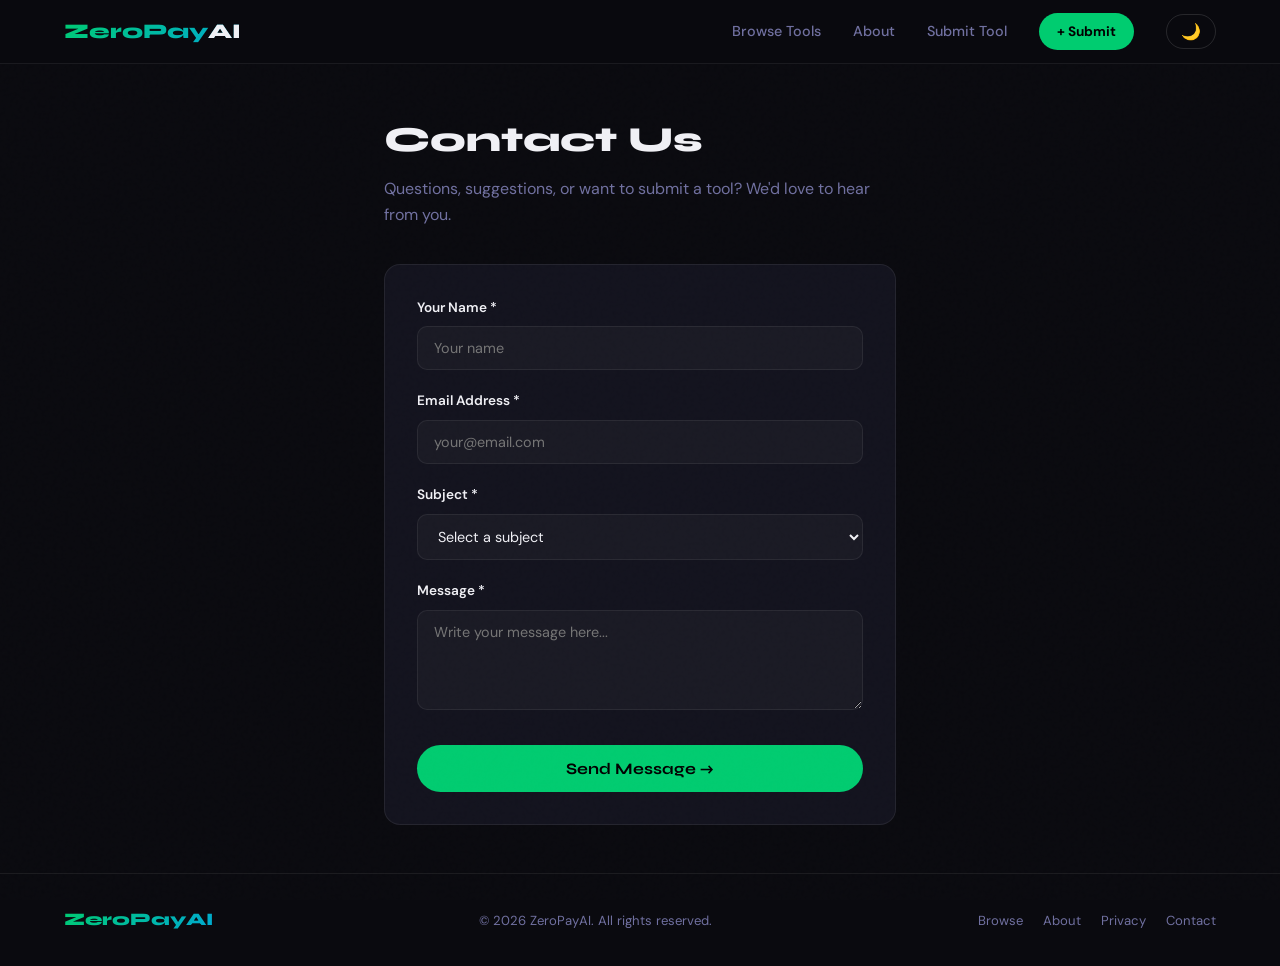
<file: contact.html>
<!DOCTYPE html>
<html lang="en">
<head>
  <meta charset="UTF-8" />
  <meta name="google-site-verification" content="KK3UUOpEy3ErOD5eJbiTCEjrXGXTsG2acw9eWnKcE2Q" />
<link rel="icon" type="image/svg+xml" href="favicon.svg" />
<link rel="shortcut icon" href="favicon.svg" />
<meta name="theme-color" content="#0a0a0f" />
<link rel="stylesheet" href="style.css" />  <title>Contact Us — ZeroPayAI</title>
  <meta name="description" content="Get in touch with the ZeroPayAI team. Submit a tool, report an issue, or just say hello." />
  <link rel="canonical" href="zeropayai.netlify.app" />
  <link rel="stylesheet" href="style.css" />
  <style>
    .content-page { max-width: 640px; margin: 0 auto; padding: 48px 5%; }
    .content-page h1 { font-family: var(--font-head); font-size: 2.2rem; font-weight: 800; margin-bottom: 8px; }
    .content-page .subtitle { color: var(--muted); margin-bottom: 36px; }
  </style>
</head>
<body>

  <nav>
    <a href="index.html" class="nav-logo">ZeroPay<span>AI</span></a>
    <div class="nav-links">
      <a href="tools.html">Browse Tools</a>
      <a href="about.html">About</a>
      <a href="submit.html">Submit Tool</a>
      <a href="submit.html" class="btn-nav">+ Submit</a>
      <button id="theme-toggle" onclick="toggleTheme()" style="background:none;border:1px solid rgba(255,255,255,0.12);border-radius:99px;padding:7px 14px;cursor:pointer;font-size:1rem;color:var(--text);transition:all 0.2s;">🌙</button>
    </div>
  </nav>

  <main>
    <div class="content-page">
      <h1>Contact Us</h1>
      <p class="subtitle">Questions, suggestions, or want to submit a tool? We'd love to hear from you.</p>

      <div class="form-card">
        <form id="contact-form">
          <div class="form-group">
            <label for="c_name">Your Name *</label>
            <input type="text" id="c_name" name="name" placeholder="Your name" required />
          </div>
          <div class="form-group">
            <label for="c_email">Email Address *</label>
            <input type="email" id="c_email" name="email" placeholder="your@email.com" required />
          </div>
          <div class="form-group">
            <label for="c_subject">Subject *</label>
            <select id="c_subject" name="subject" required>
              <option value="" disabled selected>Select a subject</option>
              <option>Submit / Suggest a Tool</option>
              <option>Report an Issue</option>
              <option>Advertising Inquiry</option>
              <option>General Question</option>
              <option>Other</option>
            </select>
          </div>
          <div class="form-group">
            <label for="c_message">Message *</label>
            <textarea id="c_message" name="message" placeholder="Write your message here..." required></textarea>
          </div>
          <button type="submit" class="submit-btn">Send Message →</button>
          <div class="success-msg" id="contact-success">✓ Message sent! We'll get back to you within 48 hours.</div>
        </form>
      </div>
    </div>
  </main>

  <footer>
    <div class="footer-logo">ZeroPayAI</div>
    <p>© 2026 ZeroPayAI. All rights reserved.</p>
    <div class="footer-links">
      <a href="tools.html">Browse</a>
      <a href="about.html">About</a>
      <a href="privacy.html">Privacy</a>
      <a href="contact.html">Contact</a>
    </div>
  </footer>

  <script src="tools-data.js"></script>
  <script src="app.js"></script>
  <script>
    document.getElementById('contact-form').addEventListener('submit', async function(e) {
      e.preventDefault();
      const btn = this.querySelector('.submit-btn');
      btn.textContent = 'Sending...';
      btn.disabled = true;
      const data = new FormData(this);
      try {
        const res = await fetch('https://formspree.io/f/YOUR_FORM_ID', {
          method: 'POST', body: data, headers: { 'Accept': 'application/json' }
        });
        if (res.ok) {
          this.reset();
          document.getElementById('contact-success').style.display = 'block';
        }
      } catch {}
      btn.textContent = 'Send Message →';
      btn.disabled = false;
    });
  </script>
</body>
</html>
</file>
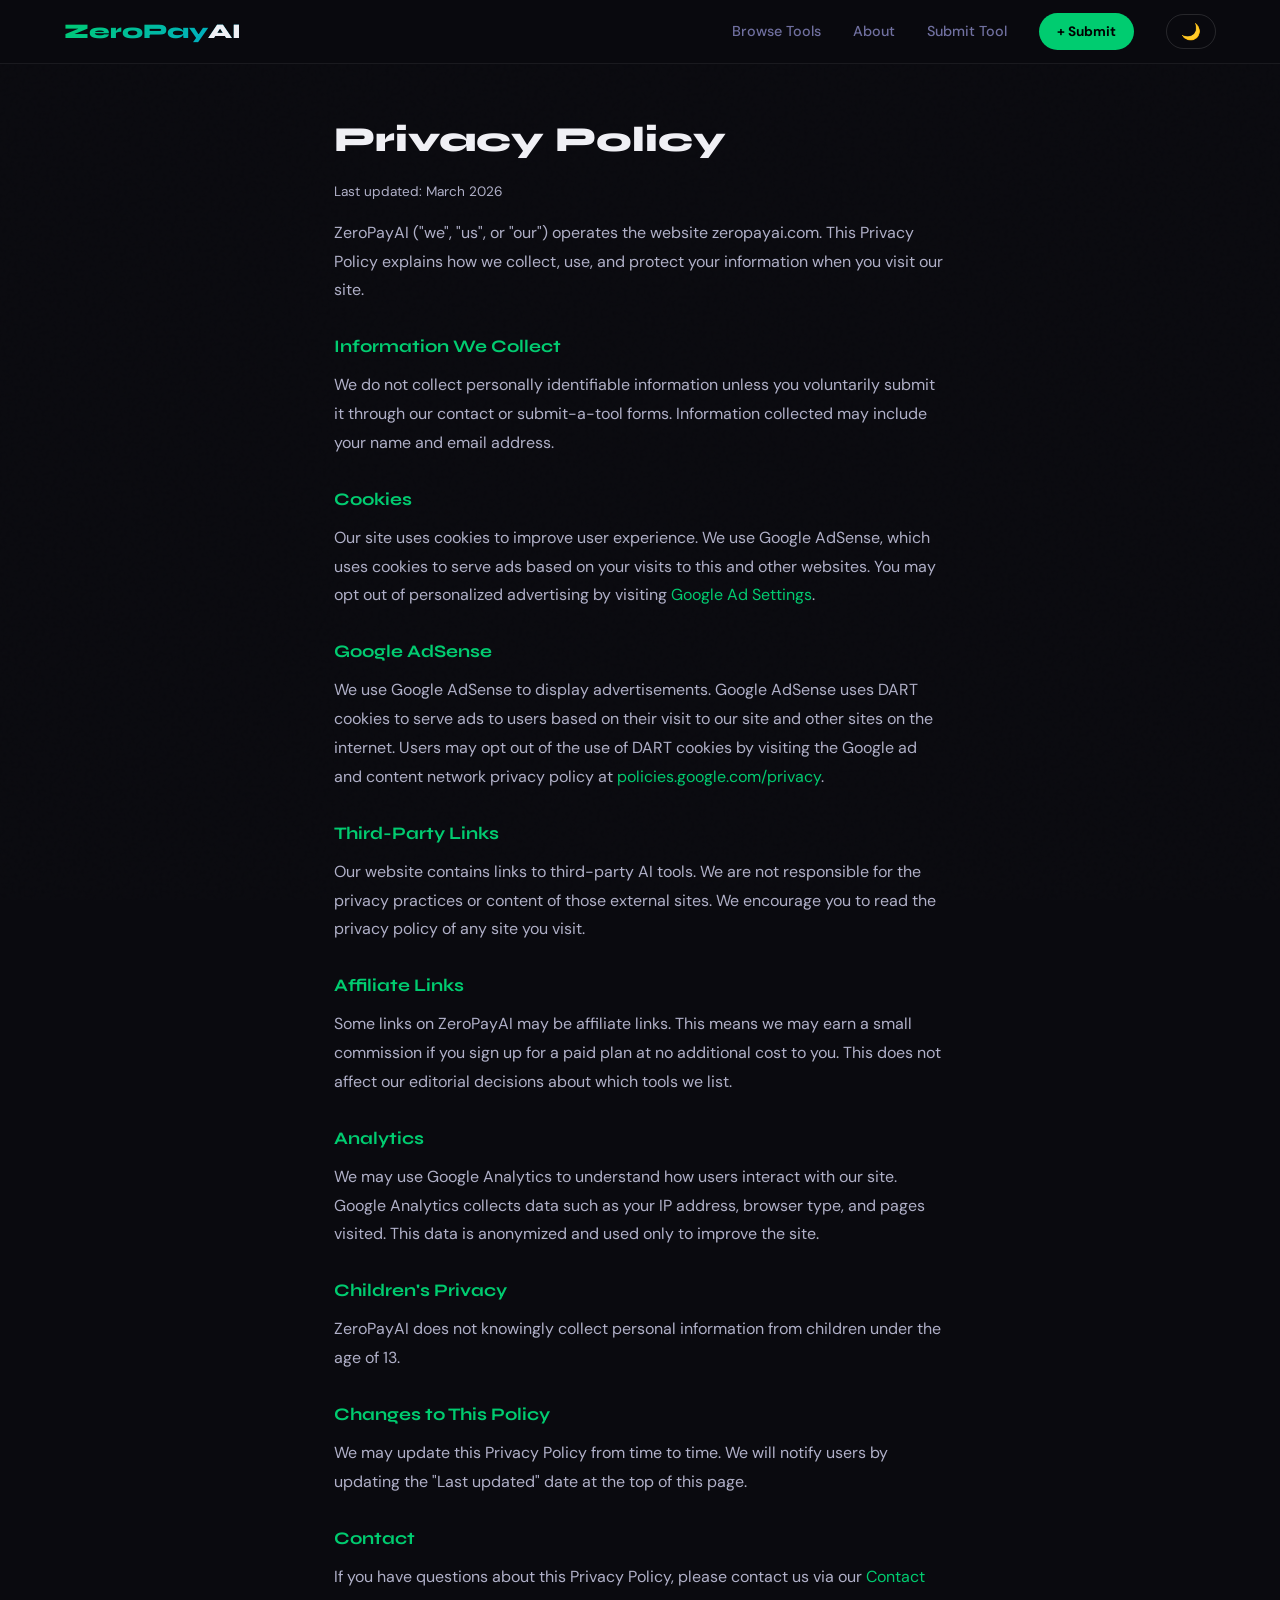
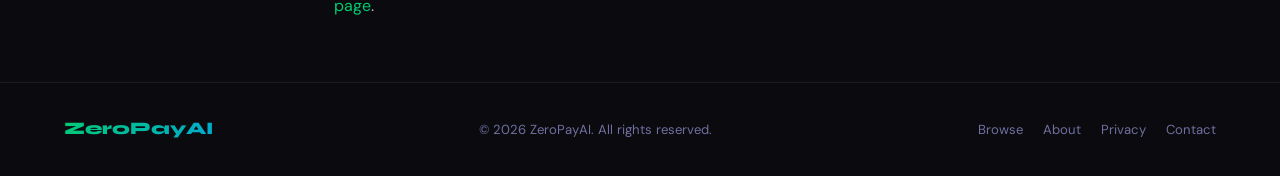
<file: privacy.html>
<!DOCTYPE html>
<html lang="en">
<head>
  <meta charset="UTF-8" />
  <meta name="google-site-verification" content="KK3UUOpEy3ErOD5eJbiTCEjrXGXTsG2acw9eWnKcE2Q" />
<link rel="icon" type="image/svg+xml" href="favicon.svg" />
<link rel="shortcut icon" href="favicon.svg" />
<meta name="theme-color" content="#0a0a0f" />
<link rel="stylesheet" href="style.css" />  <title>Privacy Policy — ZeroPayAI</title>
  <meta name="description" content="Privacy Policy for ZeroPayAI. Learn how we collect, use, and protect your data." />
  <link rel="canonical" href="zeropayai.netlify.app" />
  <link rel="stylesheet" href="style.css" />
  <style>
    .content-page { max-width: 740px; margin: 0 auto; padding: 48px 5%; }
    .content-page h1 { font-family: var(--font-head); font-size: 2.2rem; font-weight: 800; margin-bottom: 12px; }
    .content-page h2 { font-family: var(--font-head); font-size: 1.1rem; font-weight: 700; margin: 28px 0 10px; color: var(--accent); }
    .content-page p, .content-page ul { color: #b0b0c8; line-height: 1.8; margin-bottom: 14px; }
    .content-page ul { padding-left: 20px; }
    .content-page ul li { margin-bottom: 4px; }
    .last-updated { color: var(--muted); font-size: 0.85rem; margin-bottom: 32px; }
  </style>
</head>
<body>

  <nav>
    <a href="index.html" class="nav-logo">ZeroPay<span>AI</span></a>
    <div class="nav-links">
      <a href="tools.html">Browse Tools</a>
      <a href="about.html">About</a>
      <a href="submit.html">Submit Tool</a>
      <a href="submit.html" class="btn-nav">+ Submit</a>
      <button id="theme-toggle" onclick="toggleTheme()" style="background:none;border:1px solid rgba(255,255,255,0.12);border-radius:99px;padding:7px 14px;cursor:pointer;font-size:1rem;color:var(--text);transition:all 0.2s;">🌙</button>
    </div>
  </nav>

  <main>
    <div class="content-page">
      <h1>Privacy Policy</h1>
      <p class="last-updated">Last updated: March 2026</p>

      <p>ZeroPayAI ("we", "us", or "our") operates the website zeropayai.com. This Privacy Policy explains how we collect, use, and protect your information when you visit our site.</p>

      <h2>Information We Collect</h2>
      <p>We do not collect personally identifiable information unless you voluntarily submit it through our contact or submit-a-tool forms. Information collected may include your name and email address.</p>

      <h2>Cookies</h2>
      <p>Our site uses cookies to improve user experience. We use Google AdSense, which uses cookies to serve ads based on your visits to this and other websites. You may opt out of personalized advertising by visiting <a href="https://adssettings.google.com" style="color:var(--accent)" target="_blank">Google Ad Settings</a>.</p>

      <h2>Google AdSense</h2>
      <p>We use Google AdSense to display advertisements. Google AdSense uses DART cookies to serve ads to users based on their visit to our site and other sites on the internet. Users may opt out of the use of DART cookies by visiting the Google ad and content network privacy policy at <a href="https://policies.google.com/privacy" style="color:var(--accent)" target="_blank">policies.google.com/privacy</a>.</p>

      <h2>Third-Party Links</h2>
      <p>Our website contains links to third-party AI tools. We are not responsible for the privacy practices or content of those external sites. We encourage you to read the privacy policy of any site you visit.</p>

      <h2>Affiliate Links</h2>
      <p>Some links on ZeroPayAI may be affiliate links. This means we may earn a small commission if you sign up for a paid plan at no additional cost to you. This does not affect our editorial decisions about which tools we list.</p>

      <h2>Analytics</h2>
      <p>We may use Google Analytics to understand how users interact with our site. Google Analytics collects data such as your IP address, browser type, and pages visited. This data is anonymized and used only to improve the site.</p>

      <h2>Children's Privacy</h2>
      <p>ZeroPayAI does not knowingly collect personal information from children under the age of 13.</p>

      <h2>Changes to This Policy</h2>
      <p>We may update this Privacy Policy from time to time. We will notify users by updating the "Last updated" date at the top of this page.</p>

      <h2>Contact</h2>
      <p>If you have questions about this Privacy Policy, please contact us via our <a href="contact.html" style="color:var(--accent)">Contact page</a>.</p>
    </div>
  </main>

  <footer>
    <div class="footer-logo">ZeroPayAI</div>
    <p>© 2026 ZeroPayAI. All rights reserved.</p>
    <div class="footer-links">
      <a href="tools.html">Browse</a>
      <a href="about.html">About</a>
      <a href="privacy.html">Privacy</a>
      <a href="contact.html">Contact</a>
    </div>
  </footer>

  <script src="tools-data.js"></script>
  <script src="app.js"></script>
</body>
</html>
</file>
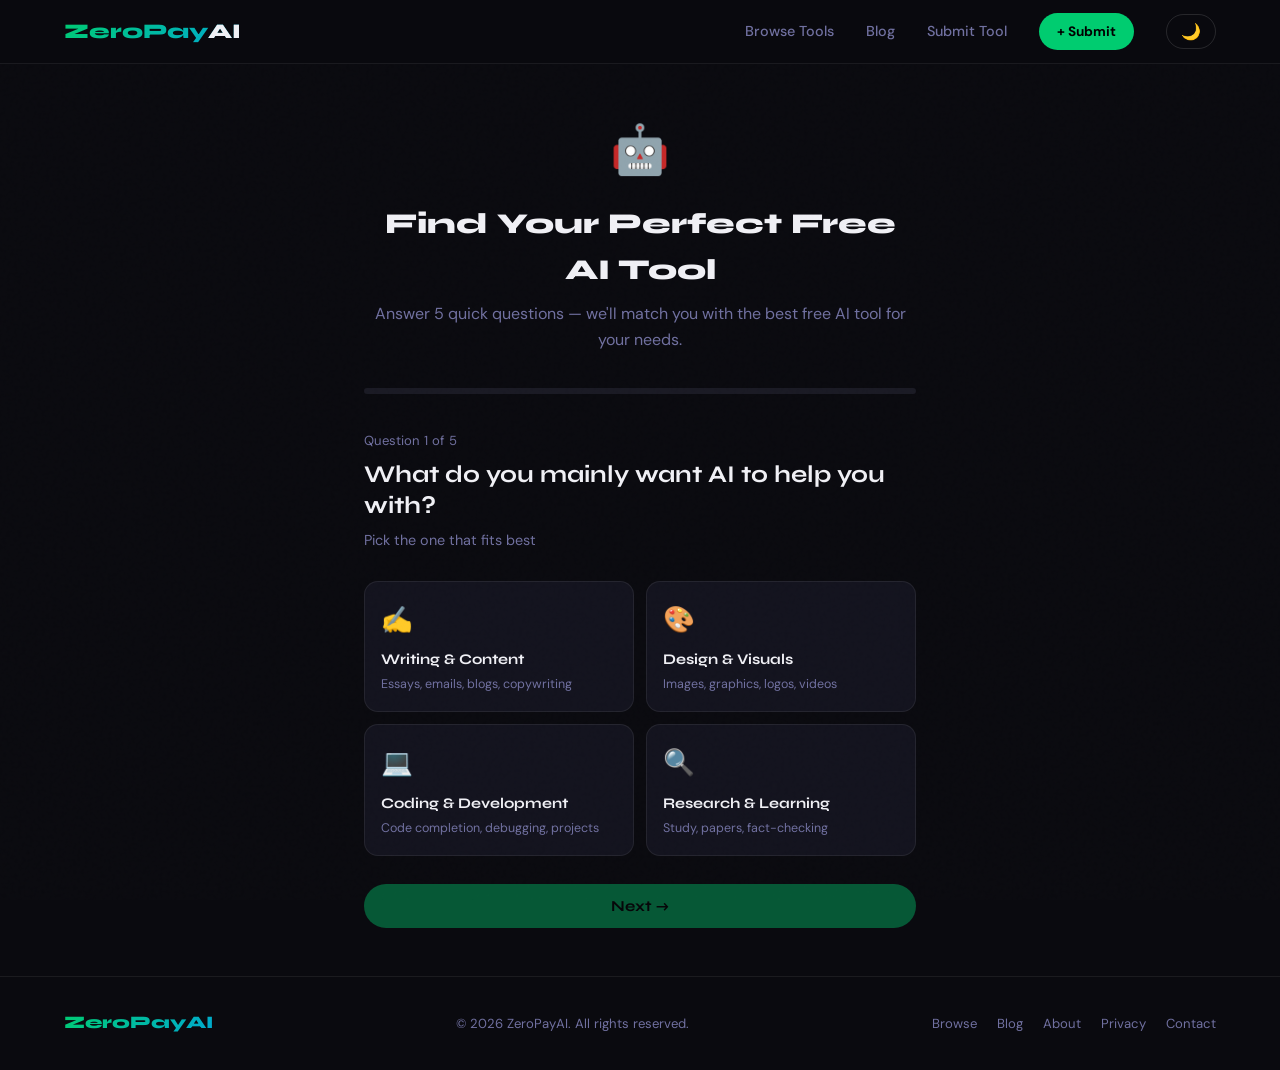
<file: quiz.html>
<!DOCTYPE html>
<html lang="en">
<head>
  <meta charset="UTF-8" />
  <meta name="viewport" content="width=device-width, initial-scale=1.0" />
  <title>Which Free AI Tool Is Right For You? — ZeroPayAI Quiz</title>
  <meta name="description" content="Take our free AI tool quiz and find the perfect free AI tool for your needs in 60 seconds. No sign up required." />
  <link rel="canonical" href="https://zeropayai.netlify.app/quiz.html" />
  <meta name="google-site-verification" content="KK3UUOpEy3ErOD5eJbiTCEjrXGXTsG2acw9eWnKcE2Q" />
  <link rel="icon" type="image/svg+xml" href="favicon.svg" />
  <link rel="shortcut icon" href="favicon.svg" />
  <meta name="theme-color" content="#0a0a0f" />
  <link rel="stylesheet" href="style.css" />
  <style>
    .quiz-container { max-width: 680px; margin: 0 auto; padding: 48px 5%; }
    .quiz-progress { background: var(--bg3); border-radius: 99px; height: 6px; margin-bottom: 36px; overflow: hidden; }
    .quiz-progress-bar { height: 100%; background: linear-gradient(90deg, var(--accent), var(--accent2)); border-radius: 99px; transition: width 0.4s ease; }
    .quiz-step { display: none; }
    .quiz-step.active { display: block; animation: fadeUp 0.3s ease; }
    .quiz-q { font-family: var(--font-head); font-size: 1.5rem; font-weight: 700; margin-bottom: 8px; line-height: 1.3; }
    .quiz-sub { color: var(--muted); font-size: 0.9rem; margin-bottom: 28px; }
    .quiz-options { display: grid; grid-template-columns: 1fr 1fr; gap: 12px; }
    .quiz-option { background: var(--card-bg); border: 1px solid var(--border); border-radius: 14px; padding: 18px 16px; cursor: pointer; transition: all 0.2s; text-align: left; }
    .quiz-option:hover { border-color: rgba(0,255,136,0.3); background: rgba(0,255,136,0.04); }
    .quiz-option.selected { border-color: var(--accent); background: rgba(0,255,136,0.08); }
    .opt-emoji { font-size: 1.6rem; margin-bottom: 8px; display: block; }
    .opt-label { font-family: var(--font-head); font-size: 0.92rem; font-weight: 700; margin-bottom: 4px; }
    .opt-desc { color: var(--muted); font-size: 0.78rem; line-height: 1.4; }
    .quiz-nav { display: flex; justify-content: space-between; margin-top: 28px; gap: 12px; }
    .quiz-btn { flex: 1; padding: 13px; border-radius: 99px; font-family: var(--font-head); font-weight: 700; font-size: 0.95rem; cursor: pointer; transition: opacity 0.2s; border: none; }
    .quiz-btn.primary { background: var(--accent); color: #000; }
    .quiz-btn.secondary { background: var(--bg3); color: var(--text); border: 1px solid var(--border); }
    .quiz-btn:hover { opacity: 0.88; }
    .quiz-btn:disabled { opacity: 0.4; cursor: not-allowed; }
    .result-card { background: var(--card-bg); border: 1px solid rgba(0,255,136,0.25); border-radius: var(--radius); padding: 28px; margin-bottom: 20px; }
    .result-rank { font-size: 0.75rem; font-weight: 700; text-transform: uppercase; letter-spacing: 0.1em; color: var(--accent); margin-bottom: 8px; }
    .result-name { font-family: var(--font-head); font-size: 1.4rem; font-weight: 800; margin-bottom: 6px; }
    .result-tagline { color: var(--muted); margin-bottom: 16px; }
    .result-why { background: var(--bg3); border-radius: 10px; padding: 14px 16px; font-size: 0.88rem; color: var(--text); line-height: 1.6; margin-bottom: 16px; }
    .result-btn { display: inline-flex; align-items: center; gap: 8px; background: var(--accent); color: #000; font-family: var(--font-head); font-weight: 700; padding: 11px 24px; border-radius: 99px; font-size: 0.9rem; transition: opacity 0.2s; }
    .result-btn:hover { opacity: 0.88; }
    .step-counter { font-size: 0.82rem; color: var(--muted); margin-bottom: 8px; }
  </style>
</head>
<body>

  <nav>
    <a href="index.html" class="nav-logo">ZeroPay<span>AI</span></a>
    <div class="nav-links">
      <a href="tools.html">Browse Tools</a>
      <a href="blog.html">Blog</a>
      <a href="submit.html">Submit Tool</a>
      <a href="submit.html" class="btn-nav">+ Submit</a>
      <button id="theme-toggle" onclick="toggleTheme()" style="background:none;border:1px solid rgba(255,255,255,0.12);border-radius:99px;padding:7px 14px;cursor:pointer;font-size:1rem;color:var(--text);transition:all 0.2s;">🌙</button>
    </div>
  </nav>

  <main>
    <div class="quiz-container">
      <div style="text-align:center;margin-bottom:36px;">
        <div style="font-size:3rem;margin-bottom:12px;">🤖</div>
        <h1 style="font-family:var(--font-head);font-size:1.8rem;font-weight:800;margin-bottom:8px;">Find Your Perfect Free AI Tool</h1>
        <p style="color:var(--muted);">Answer 5 quick questions — we'll match you with the best free AI tool for your needs.</p>
      </div>

      <div class="quiz-progress">
        <div class="quiz-progress-bar" id="progress-bar" style="width:0%"></div>
      </div>

      <div id="quiz-steps">

        <!-- Step 1 -->
        <div class="quiz-step active" id="step-1">
          <div class="step-counter">Question 1 of 5</div>
          <div class="quiz-q">What do you mainly want AI to help you with?</div>
          <div class="quiz-sub">Pick the one that fits best</div>
          <div class="quiz-options">
            <div class="quiz-option" onclick="selectOption(this, 'writing')">
              <span class="opt-emoji">✍️</span>
              <div class="opt-label">Writing & Content</div>
              <div class="opt-desc">Essays, emails, blogs, copywriting</div>
            </div>
            <div class="quiz-option" onclick="selectOption(this, 'design')">
              <span class="opt-emoji">🎨</span>
              <div class="opt-label">Design & Visuals</div>
              <div class="opt-desc">Images, graphics, logos, videos</div>
            </div>
            <div class="quiz-option" onclick="selectOption(this, 'coding')">
              <span class="opt-emoji">💻</span>
              <div class="opt-label">Coding & Development</div>
              <div class="opt-desc">Code completion, debugging, projects</div>
            </div>
            <div class="quiz-option" onclick="selectOption(this, 'research')">
              <span class="opt-emoji">🔍</span>
              <div class="opt-label">Research & Learning</div>
              <div class="opt-desc">Study, papers, fact-checking</div>
            </div>
          </div>
          <div class="quiz-nav">
            <button class="quiz-btn primary" onclick="nextStep()" id="next-1" disabled>Next →</button>
          </div>
        </div>

        <!-- Step 2 -->
        <div class="quiz-step" id="step-2">
          <div class="step-counter">Question 2 of 5</div>
          <div class="quiz-q">Who are you?</div>
          <div class="quiz-sub">This helps us personalize your recommendation</div>
          <div class="quiz-options">
            <div class="quiz-option" onclick="selectOption(this, 'student')">
              <span class="opt-emoji">🎓</span>
              <div class="opt-label">Student</div>
              <div class="opt-desc">School, university, assignments</div>
            </div>
            <div class="quiz-option" onclick="selectOption(this, 'freelancer')">
              <span class="opt-emoji">💼</span>
              <div class="opt-label">Freelancer</div>
              <div class="opt-desc">Self-employed, clients, gigs</div>
            </div>
            <div class="quiz-option" onclick="selectOption(this, 'creator')">
              <span class="opt-emoji">🎬</span>
              <div class="opt-label">Content Creator</div>
              <div class="opt-desc">YouTube, TikTok, Instagram</div>
            </div>
            <div class="quiz-option" onclick="selectOption(this, 'professional')">
              <span class="opt-emoji">🏢</span>
              <div class="opt-label">Professional</div>
              <div class="opt-desc">Office work, business, corporate</div>
            </div>
          </div>
          <div class="quiz-nav">
            <button class="quiz-btn secondary" onclick="prevStep()">← Back</button>
            <button class="quiz-btn primary" onclick="nextStep()" id="next-2" disabled>Next →</button>
          </div>
        </div>

        <!-- Step 3 -->
        <div class="quiz-step" id="step-3">
          <div class="step-counter">Question 3 of 5</div>
          <div class="quiz-q">How comfortable are you with technology?</div>
          <div class="quiz-sub">Be honest — there's no wrong answer!</div>
          <div class="quiz-options">
            <div class="quiz-option" onclick="selectOption(this, 'beginner')">
              <span class="opt-emoji">🌱</span>
              <div class="opt-label">Beginner</div>
              <div class="opt-desc">I prefer simple, easy-to-use tools</div>
            </div>
            <div class="quiz-option" onclick="selectOption(this, 'intermediate')">
              <span class="opt-emoji">⚡</span>
              <div class="opt-label">Intermediate</div>
              <div class="opt-desc">I can figure things out with some help</div>
            </div>
            <div class="quiz-option" onclick="selectOption(this, 'advanced')">
              <span class="opt-emoji">🚀</span>
              <div class="opt-label">Advanced</div>
              <div class="opt-desc">I love powerful tools with lots of options</div>
            </div>
            <div class="quiz-option" onclick="selectOption(this, 'developer')">
              <span class="opt-emoji">🛠️</span>
              <div class="opt-label">Developer</div>
              <div class="opt-desc">I build things and use APIs</div>
            </div>
          </div>
          <div class="quiz-nav">
            <button class="quiz-btn secondary" onclick="prevStep()">← Back</button>
            <button class="quiz-btn primary" onclick="nextStep()" id="next-3" disabled>Next →</button>
          </div>
        </div>

        <!-- Step 4 -->
        <div class="quiz-step" id="step-4">
          <div class="step-counter">Question 4 of 5</div>
          <div class="quiz-q">What's most important to you in a free AI tool?</div>
          <div class="quiz-sub">Pick your top priority</div>
          <div class="quiz-options">
            <div class="quiz-option" onclick="selectOption(this, 'quality')">
              <span class="opt-emoji">💎</span>
              <div class="opt-label">Highest Quality Output</div>
              <div class="opt-desc">Best results, even if limits are lower</div>
            </div>
            <div class="quiz-option" onclick="selectOption(this, 'unlimited')">
              <span class="opt-emoji">♾️</span>
              <div class="opt-label">Unlimited Usage</div>
              <div class="opt-desc">No daily limits, use as much as I want</div>
            </div>
            <div class="quiz-option" onclick="selectOption(this, 'speed')">
              <span class="opt-emoji">⚡</span>
              <div class="opt-label">Speed & Simplicity</div>
              <div class="opt-desc">Fast results with minimal effort</div>
            </div>
            <div class="quiz-option" onclick="selectOption(this, 'variety')">
              <span class="opt-emoji">🎯</span>
              <div class="opt-label">All-in-One Tool</div>
              <div class="opt-desc">Does many things in one place</div>
            </div>
          </div>
          <div class="quiz-nav">
            <button class="quiz-btn secondary" onclick="prevStep()">← Back</button>
            <button class="quiz-btn primary" onclick="nextStep()" id="next-4" disabled>Next →</button>
          </div>
        </div>

        <!-- Step 5 -->
        <div class="quiz-step" id="step-5">
          <div class="step-counter">Question 5 of 5</div>
          <div class="quiz-q">How often will you use this AI tool?</div>
          <div class="quiz-sub">This helps us find the right free tier for you</div>
          <div class="quiz-options">
            <div class="quiz-option" onclick="selectOption(this, 'daily')">
              <span class="opt-emoji">📅</span>
              <div class="opt-label">Every Day</div>
              <div class="opt-desc">It'll be part of my daily workflow</div>
            </div>
            <div class="quiz-option" onclick="selectOption(this, 'weekly')">
              <span class="opt-emoji">📆</span>
              <div class="opt-label">A Few Times a Week</div>
              <div class="opt-desc">Regular but not constant use</div>
            </div>
            <div class="quiz-option" onclick="selectOption(this, 'occasionally')">
              <span class="opt-emoji">🗓️</span>
              <div class="opt-label">Occasionally</div>
              <div class="opt-desc">When I need it for specific projects</div>
            </div>
            <div class="quiz-option" onclick="selectOption(this, 'tryout')">
              <span class="opt-emoji">👀</span>
              <div class="opt-label">Just Trying It Out</div>
              <div class="opt-desc">Exploring what AI can do</div>
            </div>
          </div>
          <div class="quiz-nav">
            <button class="quiz-btn secondary" onclick="prevStep()">← Back</button>
            <button class="quiz-btn primary" onclick="showResults()" id="next-5" disabled>See My Results 🎉</button>
          </div>
        </div>

        <!-- Results -->
        <div class="quiz-step" id="step-results">
          <div style="text-align:center;margin-bottom:32px;">
            <div style="font-size:3rem;margin-bottom:12px;">🎉</div>
            <h2 style="font-family:var(--font-head);font-size:1.6rem;font-weight:800;margin-bottom:8px;">Your Perfect Free AI Tools</h2>
            <p style="color:var(--muted);">Based on your answers, here are our top picks for you</p>
          </div>
          <div id="results-content"></div>
          <div style="text-align:center;margin-top:32px;">
            <button class="quiz-btn secondary" style="max-width:200px;margin:0 auto;" onclick="restartQuiz()">Retake Quiz</button>
          </div>
        </div>

      </div>
    </div>
  </main>

  <footer>
    <div class="footer-logo">ZeroPayAI</div>
    <p>© 2026 ZeroPayAI. All rights reserved.</p>
    <div class="footer-links">
      <a href="tools.html">Browse</a>
      <a href="blog.html">Blog</a>
      <a href="about.html">About</a>
      <a href="privacy.html">Privacy</a>
      <a href="contact.html">Contact</a>
    </div>
  </footer>

  <script src="tools-data.js"></script>
  <script src="app.js"></script>
  <script>
    let currentStep = 1;
    const totalSteps = 5;
    const answers = {};

    function updateProgress() {
      const pct = ((currentStep - 1) / totalSteps) * 100;
      document.getElementById('progress-bar').style.width = pct + '%';
    }

    function selectOption(el, value) {
      el.closest('.quiz-options').querySelectorAll('.quiz-option').forEach(o => o.classList.remove('selected'));
      el.classList.add('selected');
      answers[`step${currentStep}`] = value;
      const nextBtn = document.getElementById(`next-${currentStep}`);
      if (nextBtn) nextBtn.disabled = false;
    }

    function nextStep() {
      document.getElementById(`step-${currentStep}`).classList.remove('active');
      currentStep++;
      document.getElementById(`step-${currentStep}`).classList.add('active');
      updateProgress();
    }

    function prevStep() {
      document.getElementById(`step-${currentStep}`).classList.remove('active');
      currentStep--;
      document.getElementById(`step-${currentStep}`).classList.add('active');
      updateProgress();
    }

    function getRecommendations() {
      const use = answers.step1;
      const who = answers.step2;
      const tech = answers.step3;
      const priority = answers.step4;

      const categoryMap = {
        writing: ['Writing', 'Chatbot'],
        design: ['Design', 'Image Generation'],
        coding: ['Coding', 'Chatbot'],
        research: ['Research', 'Chatbot']
      };

      const cats = categoryMap[use] || ['Chatbot'];

      let pool = TOOLS.filter(t => cats.includes(t.category));

      if (priority === 'unlimited') pool = pool.filter(t => t.free_tier.toLowerCase().includes('unlimited') || t.free_tier.toLowerCase().includes('forever'));
      if (priority === 'quality') pool = pool.sort((a, b) => b.rating - a.rating);
      if (tech === 'beginner') pool = pool.filter(t => !t.tags.includes('api') && !t.tags.includes('developers'));

      pool = pool.sort((a, b) => b.rating - a.rating);

      const seen = new Set();
      const unique = pool.filter(t => { if (seen.has(t.id)) return false; seen.add(t.id); return true; });

      return unique.slice(0, 3);
    }

    function showResults() {
      document.getElementById(`step-${currentStep}`).classList.remove('active');
      document.getElementById('progress-bar').style.width = '100%';

      const recs = getRecommendations();
      const labels = ['🥇 Best Match', '🥈 Runner Up', '🥉 Also Great'];

      const whyMap = {
        writing: 'Great for writing, content creation, and text-based tasks.',
        design: 'Perfect for visual creation, design, and image generation.',
        coding: 'Excellent for developers and coding assistance.',
        research: 'Ideal for research, learning, and finding information.'
      };

      document.getElementById('results-content').innerHTML = recs.map((t, i) => `
        <div class="result-card" style="${i === 0 ? '' : 'border-color:var(--border);'}">
          <div class="result-rank">${labels[i]}</div>
          <div style="display:flex;align-items:center;gap:12px;margin-bottom:10px;">
            <div style="font-size:2rem;">${categoryEmoji(t.category)}</div>
            <div>
              <div class="result-name">${t.name}</div>
              <div class="result-tagline">${t.tagline}</div>
            </div>
          </div>
          <div class="result-why">✅ ${whyMap[answers.step1] || 'A great all-round free AI tool.'} Free tier: <strong>${t.free_tier}</strong></div>
          <div style="display:flex;gap:10px;flex-wrap:wrap;">
            <a href="${t.url}" target="_blank" rel="noopener" class="result-btn">Try ${t.name} Free →</a>
            <a href="tool-detail.html?id=${t.id}" style="display:inline-flex;align-items:center;padding:11px 20px;border-radius:99px;border:1px solid var(--border);font-family:var(--font-head);font-weight:700;font-size:0.9rem;color:var(--text);">Learn More</a>
          </div>
        </div>
      `).join('');

      document.getElementById('step-results').classList.add('active');
    }

    function restartQuiz() {
      document.getElementById('step-results').classList.remove('active');
      Object.keys(answers).forEach(k => delete answers[k]);
      document.querySelectorAll('.quiz-option').forEach(o => o.classList.remove('selected'));
      document.querySelectorAll('.quiz-btn.primary').forEach(b => b.disabled = true);
      currentStep = 1;
      updateProgress();
      document.getElementById('step-1').classList.add('active');
    }

    updateProgress();
  </script>
</body>
</html>
</file>
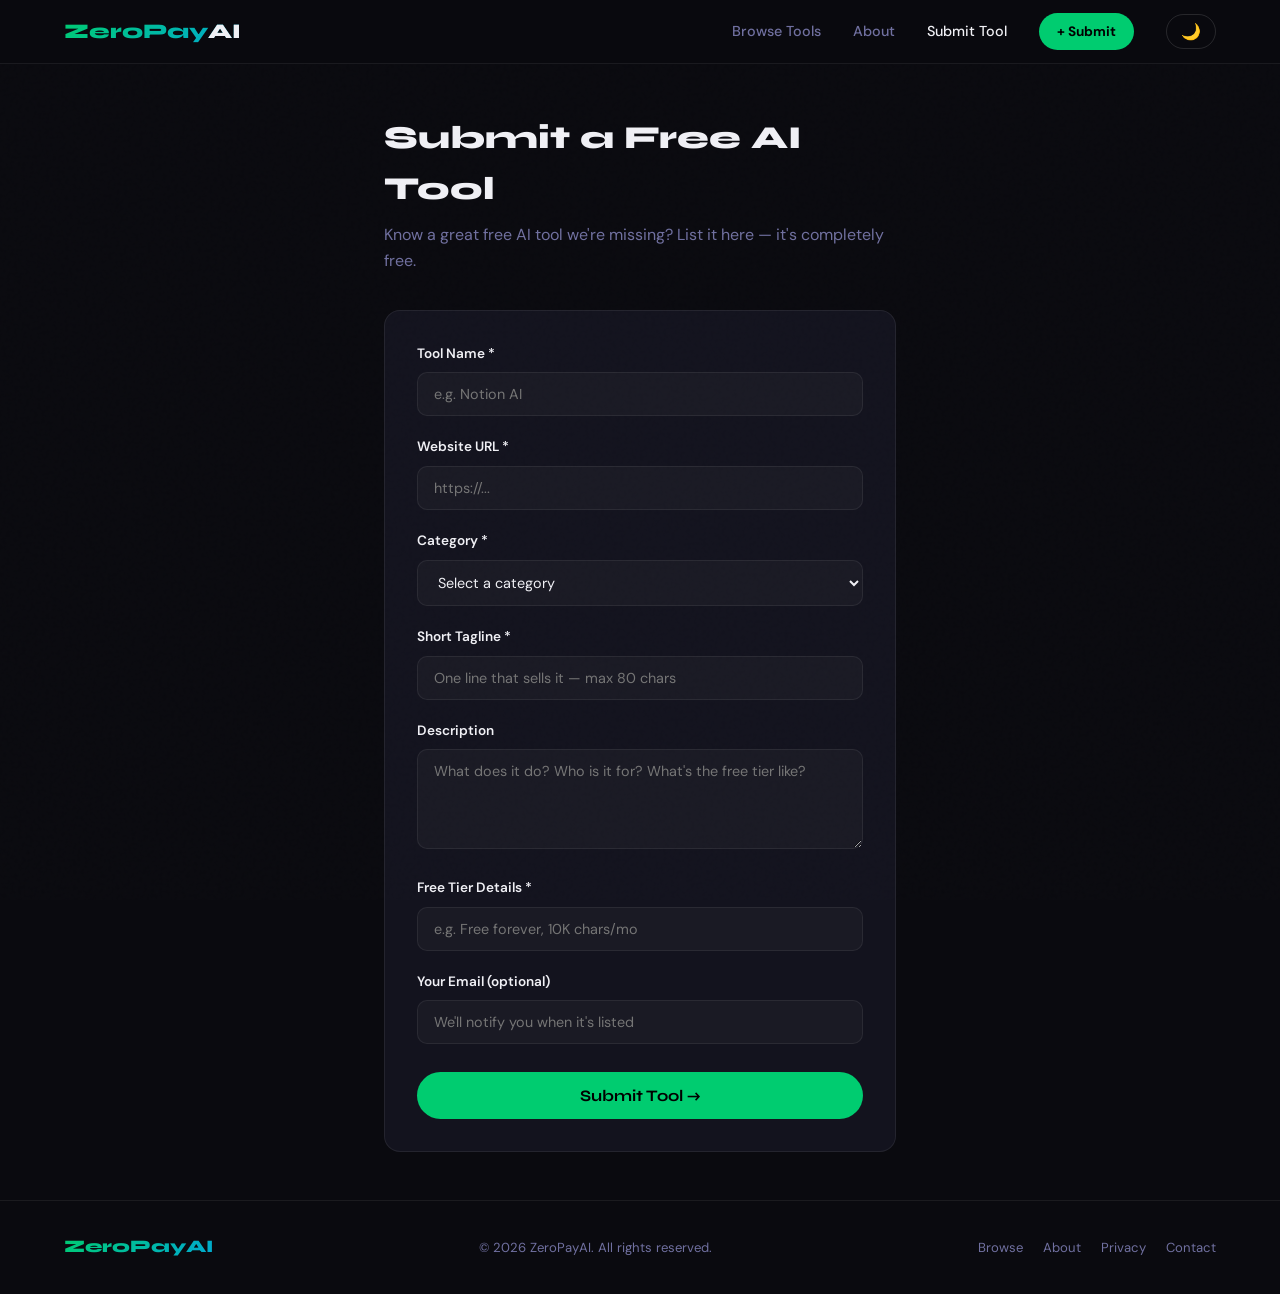
<file: submit.html>
<!DOCTYPE html>
<html lang="en">
<head>
  <meta charset="UTF-8" />
  <meta name="google-site-verification" content="KK3UUOpEy3ErOD5eJbiTCEjrXGXTsG2acw9eWnKcE2Q" />
<link rel="icon" type="image/svg+xml" href="favicon.svg" />
<link rel="shortcut icon" href="favicon.svg" />
<meta name="theme-color" content="#0a0a0f" />
<link rel="stylesheet" href="style.css" />  <title>Submit a Free AI Tool — ZeroPayAI</title>
  <meta name="description" content="Know a great free AI tool? Submit it to ZeroPayAI and get it listed in front of thousands of users." />
  <link rel="canonical" href="zeropayai.netlify.app" />
  <link rel="stylesheet" href="style.css" />
</head>
<body>

  <nav>
    <a href="index.html" class="nav-logo">ZeroPay<span>AI</span></a>
    <div class="nav-links">
      <a href="tools.html">Browse Tools</a>
      <a href="about.html">About</a>
      <a href="submit.html" class="active">Submit Tool</a>
      <a href="submit.html" class="btn-nav">+ Submit</a>
      <button id="theme-toggle" onclick="toggleTheme()" style="background:none;border:1px solid rgba(255,255,255,0.12);border-radius:99px;padding:7px 14px;cursor:pointer;font-size:1rem;color:var(--text);transition:all 0.2s;">🌙</button>
    </div>
  </nav>

  <main>
    <div class="form-container">
      <h1>Submit a Free AI Tool</h1>
      <p class="subtitle">Know a great free AI tool we're missing? List it here — it's completely free.</p>

      <div class="form-card">
        <form id="submit-form">
          <div class="form-group">
            <label for="tool_name">Tool Name *</label>
            <input type="text" id="tool_name" name="tool_name" placeholder="e.g. Notion AI" required />
          </div>
          <div class="form-group">
            <label for="tool_url">Website URL *</label>
            <input type="url" id="tool_url" name="tool_url" placeholder="https://..." required />
          </div>
          <div class="form-group">
            <label for="tool-category">Category *</label>
            <select id="tool-category" name="category" required>
              <option value="" disabled selected>Select a category</option>
            </select>
          </div>
          <div class="form-group">
            <label for="tagline">Short Tagline *</label>
            <input type="text" id="tagline" name="tagline" placeholder="One line that sells it — max 80 chars" maxlength="80" required />
          </div>
          <div class="form-group">
            <label for="description">Description</label>
            <textarea id="description" name="description" placeholder="What does it do? Who is it for? What's the free tier like?"></textarea>
          </div>
          <div class="form-group">
            <label for="free_tier">Free Tier Details *</label>
            <input type="text" id="free_tier" name="free_tier" placeholder="e.g. Free forever, 10K chars/mo" required />
          </div>
          <div class="form-group">
            <label for="email">Your Email (optional)</label>
            <input type="email" id="email" name="email" placeholder="We'll notify you when it's listed" />
          </div>
          <button type="submit" class="submit-btn">Submit Tool →</button>
          <div class="success-msg" id="success-msg">✓ Submitted! We'll review and add your tool within 48 hours.</div>
        </form>
      </div>
    </div>
  </main>

  <footer>
    <div class="footer-logo">ZeroPayAI</div>
    <p>© 2026 ZeroPayAI. All rights reserved.</p>
    <div class="footer-links">
      <a href="tools.html">Browse</a>
      <a href="about.html">About</a>
      <a href="privacy.html">Privacy</a>
      <a href="contact.html">Contact</a>
    </div>
  </footer>

  <script src="tools-data.js"></script>
  <script src="app.js"></script>
</body>
</html>
</file>
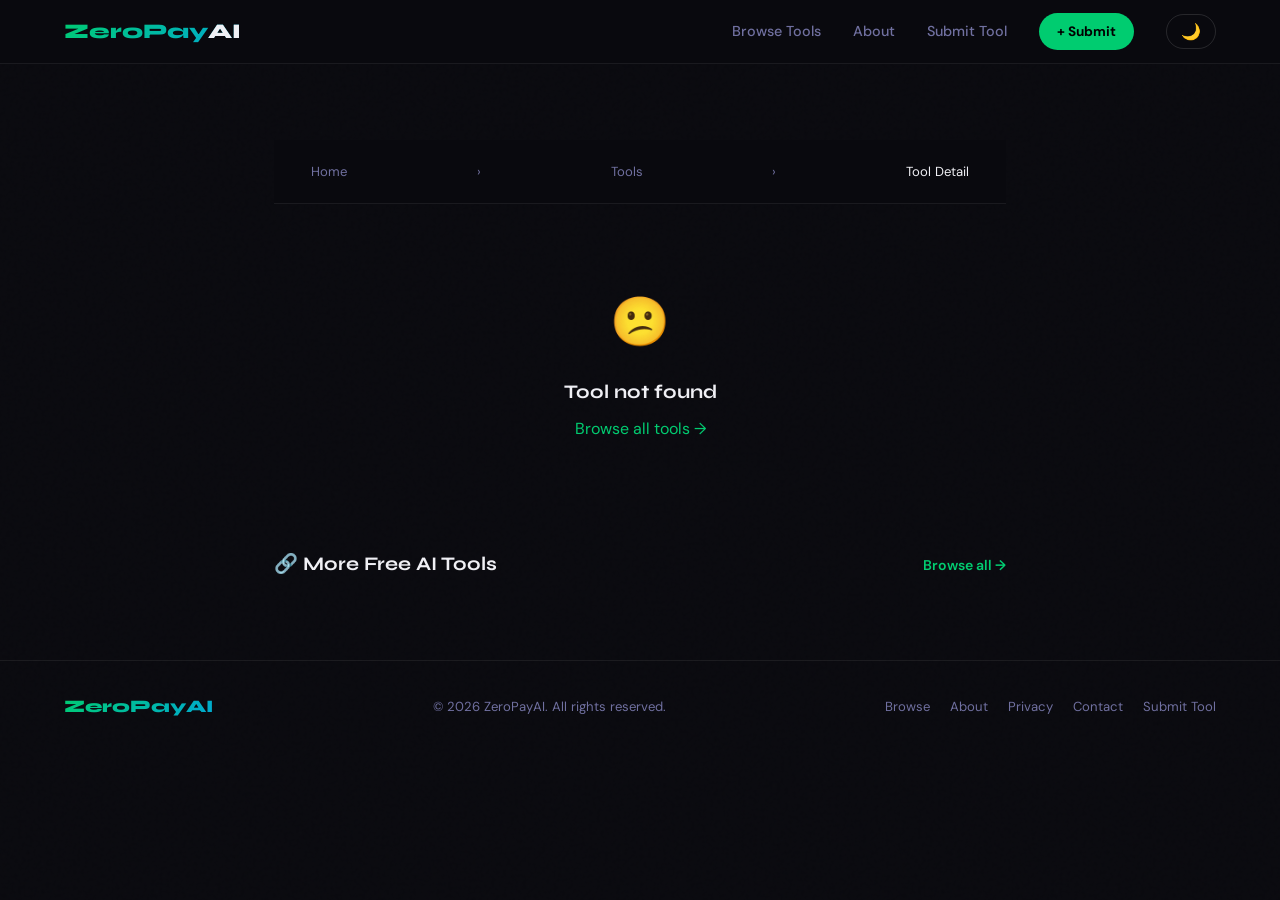
<file: tool-detail.html>
<!DOCTYPE html>
<html lang="en">
<head>
  <meta charset="UTF-8" />
  <meta name="google-site-verification" content="KK3UUOpEy3ErOD5eJbiTCEjrXGXTsG2acw9eWnKcE2Q" />
<link rel="icon" type="image/svg+xml" href="favicon.svg" />
<link rel="shortcut icon" href="favicon.svg" />
<meta name="theme-color" content="#0a0a0f" />
<link rel="stylesheet" href="style.css" />
  <!-- SEO: dynamically updated by app.js via JS -->
  <title>Free AI Tool Review — ZeroPayAI</title>
  <meta name="description" content="Detailed review, free tier info, and direct link for this AI tool on ZeroPayAI." />
  <link rel="canonical" href="zeropayai.netlify.app" />

  <!-- Open Graph: updated dynamically by JS -->
  <meta property="og:type" content="article" />
  <meta property="og:site_name" content="ZeroPayAI" />
  <meta id="og-title" property="og:title" content="Free AI Tool — ZeroPayAI" />
  <meta id="og-desc" property="og:description" content="Check out this free AI tool on ZeroPayAI." />
  <meta id="og-url" property="og:url" content="https://www.zeropayai.com/tool-detail.html" />

  <link rel="stylesheet" href="style.css" />
</head>
<body>

  <nav>
    <a href="index.html" class="nav-logo">ZeroPay<span>AI</span></a>
    <div class="nav-links">
      <a href="tools.html">Browse Tools</a>
      <a href="about.html">About</a>
      <a href="submit.html">Submit Tool</a>
      <a href="submit.html" class="btn-nav">+ Submit</a>
      <button id="theme-toggle" onclick="toggleTheme()" style="background:none;border:1px solid rgba(255,255,255,0.12);border-radius:99px;padding:7px 14px;cursor:pointer;font-size:1rem;color:var(--text);transition:all 0.2s;">🌙</button>
    </div>
  </nav>

  <main>
    <div class="detail-container">

      <!-- AdSense Slot — Top -->
      <div style="text-align:center;margin-bottom:28px;">
        <!-- Paste your AdSense <ins> tag here after approval -->
      </div>

      <!-- Breadcrumb (SEO) -->
      <nav aria-label="Breadcrumb" style="margin-bottom:20px;font-size:0.82rem;color:var(--muted);">
        <a href="index.html" style="color:var(--muted);">Home</a>
        <span style="margin:0 6px;">›</span>
        <a href="tools.html" style="color:var(--muted);">Tools</a>
        <span style="margin:0 6px;">›</span>
        <span id="breadcrumb-name" style="color:var(--text);">Tool Detail</span>
      </nav>

      <!-- Dynamic content injected here by app.js -->
      <div id="detail-root"></div>

      <!-- AdSense Slot — Below tool detail -->
      <div style="text-align:center;margin-top:40px;">
        <!-- Paste your AdSense <ins> tag here after approval -->
      </div>

      <!-- Related Tools Section -->
      <div style="margin-top:48px;">
        <div class="section-header">
          <h2 class="section-title" style="font-size:1.2rem;">🔗 More Free AI Tools</h2>
          <a href="tools.html" class="see-all">Browse all →</a>
        </div>
        <div class="tools-grid" id="related-grid"></div>
      </div>

    </div>
  </main>

  <footer>
    <div class="footer-logo">ZeroPayAI</div>
    <p>© 2026 ZeroPayAI. All rights reserved.</p>
    <div class="footer-links">
      <a href="tools.html">Browse</a>
      <a href="about.html">About</a>
      <a href="privacy.html">Privacy</a>
      <a href="contact.html">Contact</a>
      <a href="submit.html">Submit Tool</a>
    </div>
  </footer>

  <script src="tools-data.js"></script>
  <script src="app.js"></script>

  <!-- Schema: SoftwareApplication — injected dynamically by app.js -->
  <script id="tool-schema" type="application/ld+json"></script>

</body>
</html>
</file>
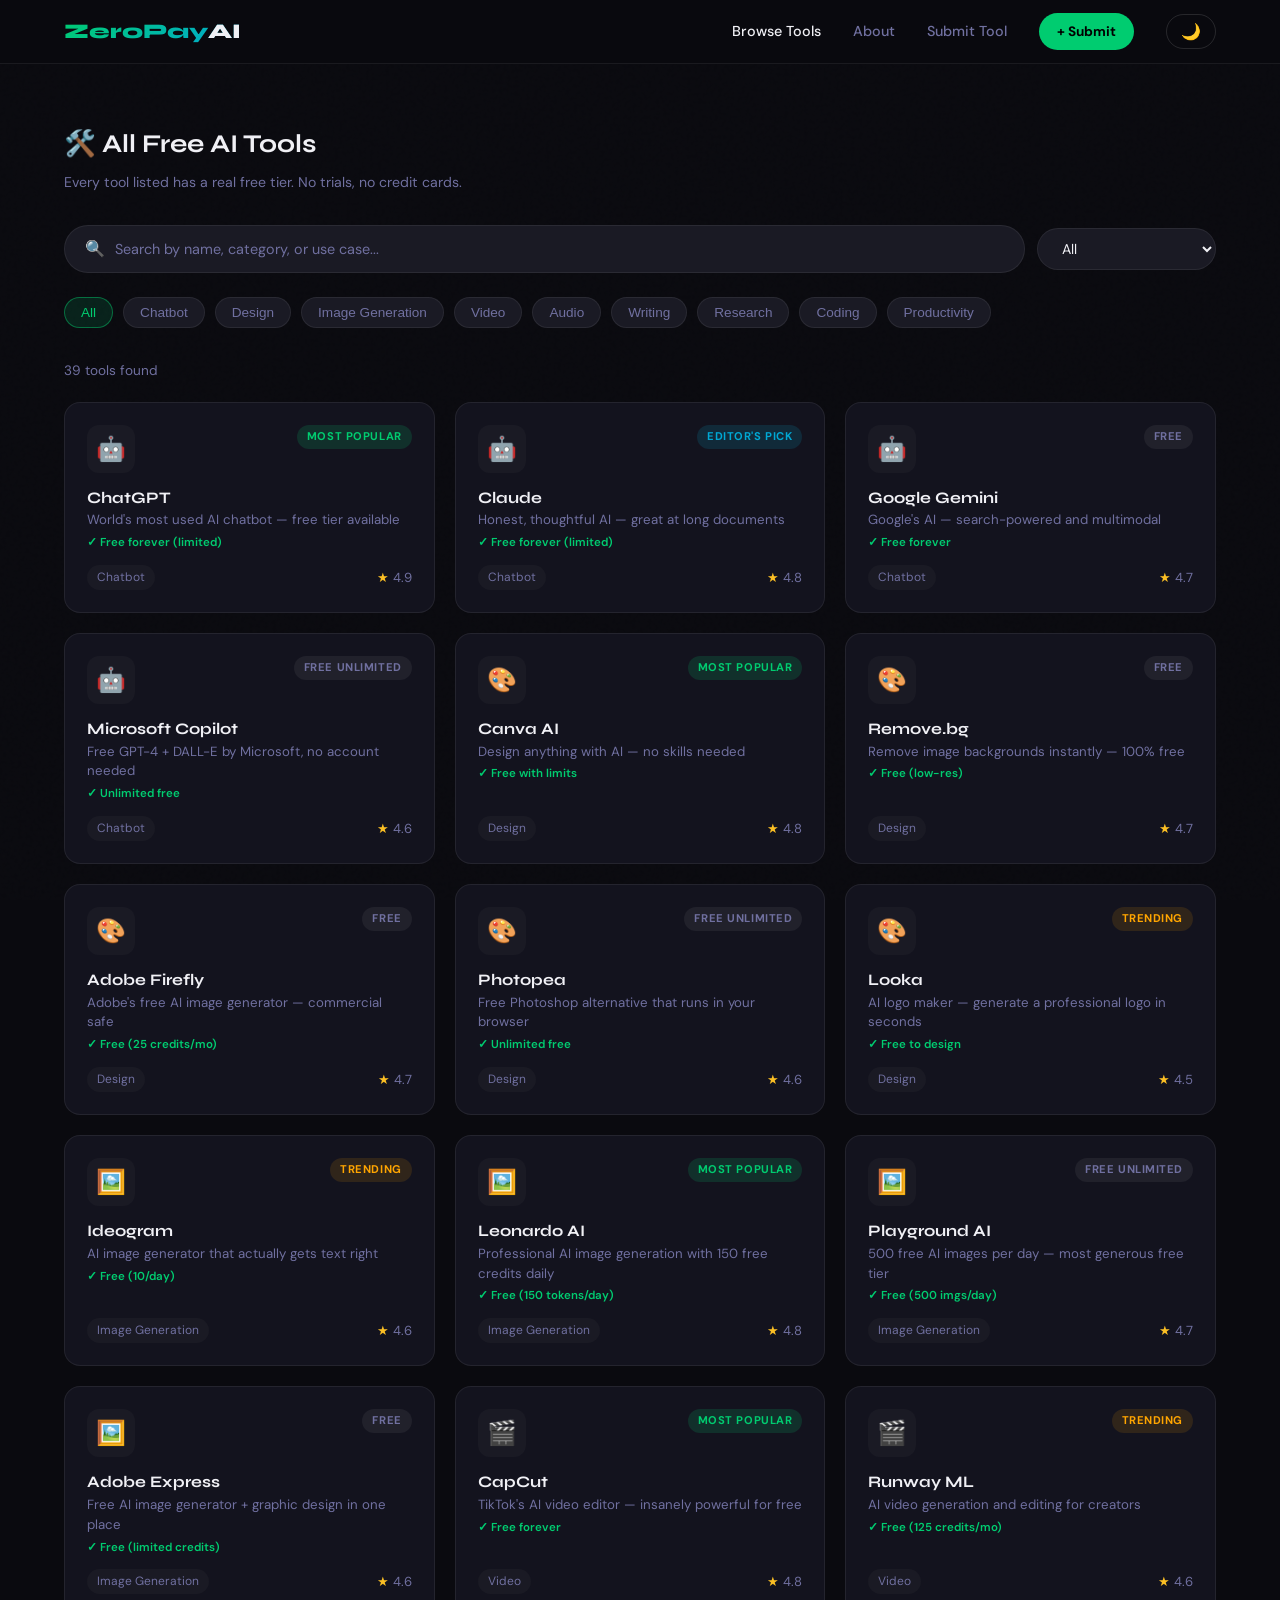
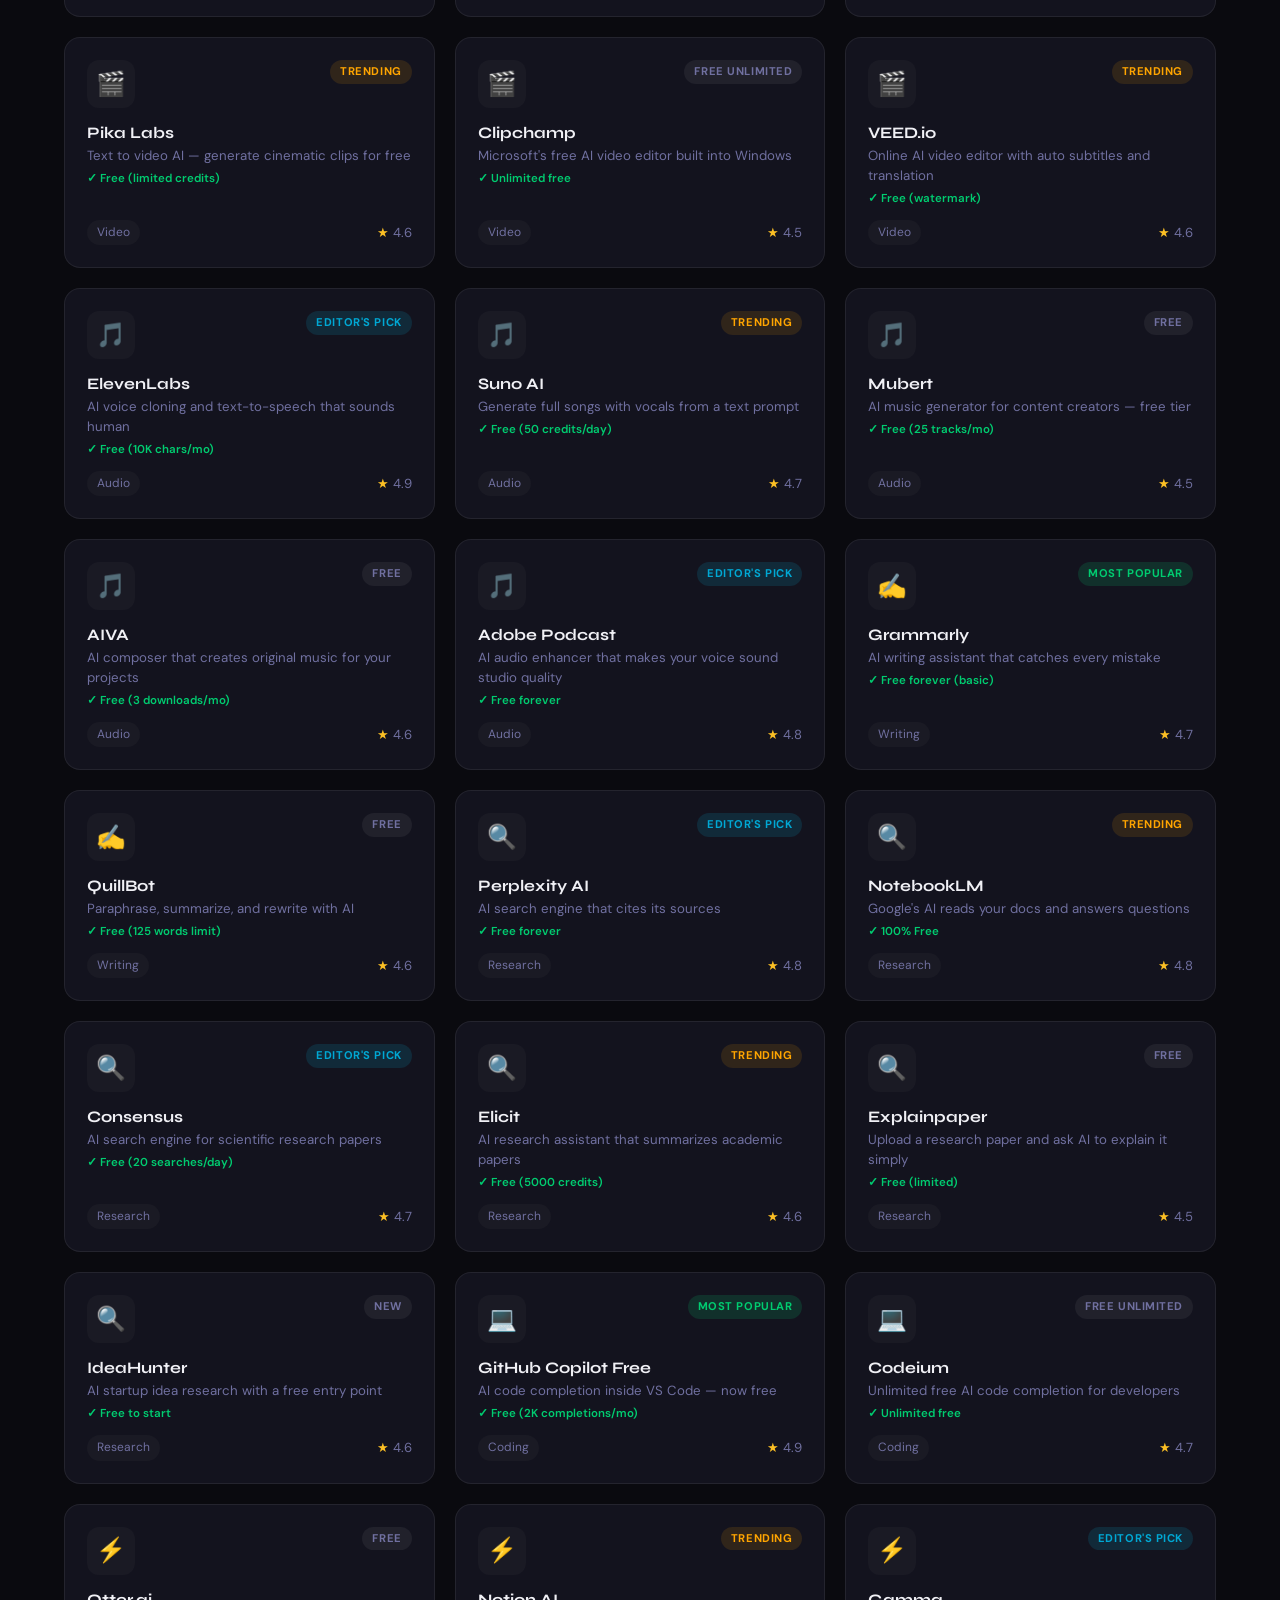
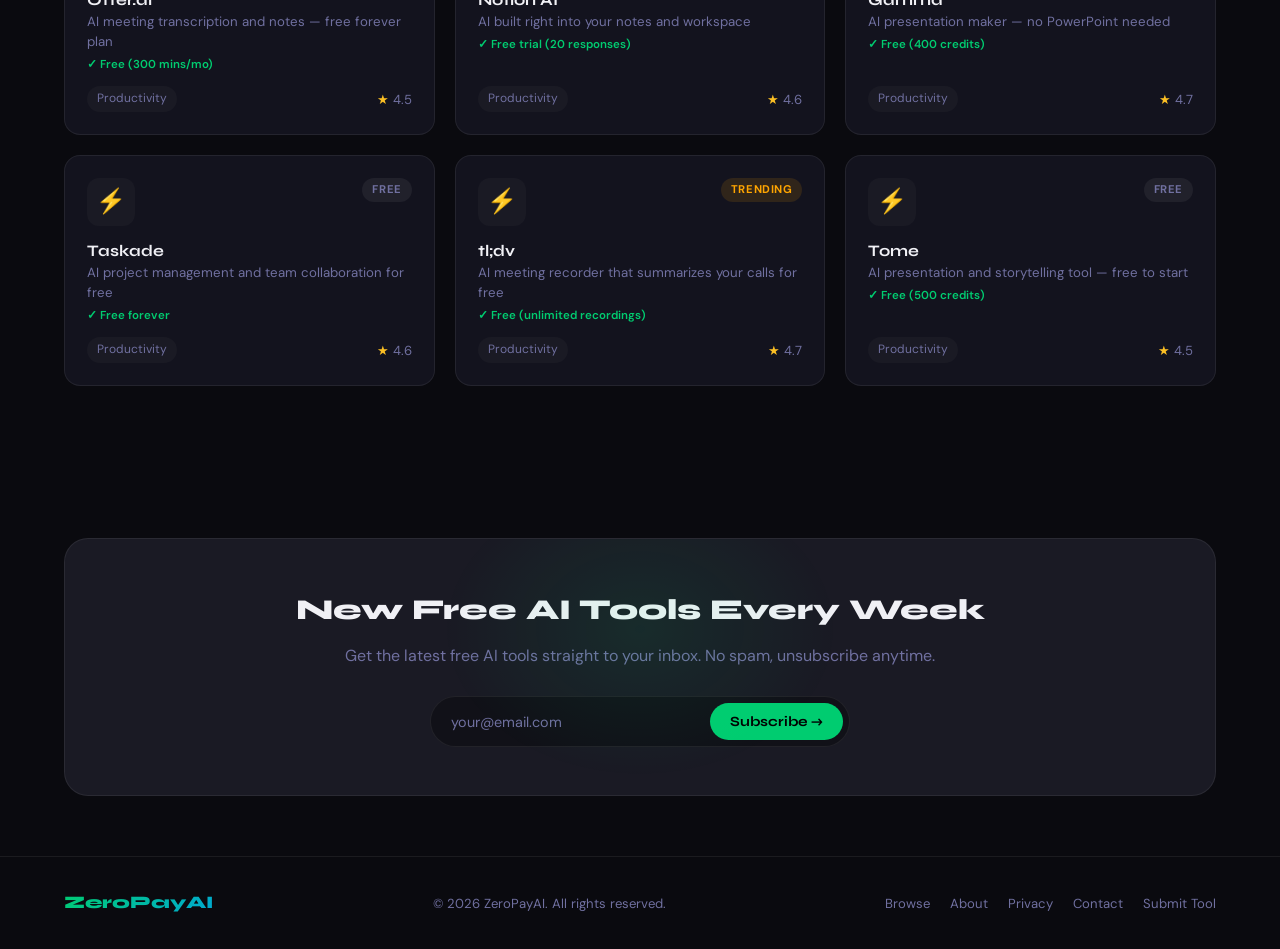
<file: tools.html>
<!DOCTYPE html>
<html lang="en">
<head>
  <meta charset="UTF-8" />
  <meta name="google-site-verification" content="KK3UUOpEy3ErOD5eJbiTCEjrXGXTsG2acw9eWnKcE2Q" />
<link rel="icon" type="image/svg+xml" href="favicon.svg" />
<link rel="shortcut icon" href="favicon.svg" />
<meta name="theme-color" content="#0a0a0f" />
<link rel="stylesheet" href="style.css" />
  <!-- SEO -->
  <title>Browse All Free AI Tools 2026 — ZeroPayAI</title>
  <meta name="description" content="Search and filter 20+ free AI tools by category — chatbots, design, video, coding, writing, audio and more. All tools have genuine free tiers, no credit card needed." />
  <meta name="keywords" content="free AI tools list, best free AI tools 2026, free chatbot, free AI image generator, free AI video editor, free AI writing tool" />
  <link rel="canonical" href="zeropayai.netlify.app" />

  <!-- Open Graph -->
  <meta property="og:type" content="website" />
  <meta property="og:title" content="Browse All Free AI Tools 2026 — ZeroPayAI" />
  <meta property="og:description" content="Filter 20+ free AI tools by category. No credit card needed, no paywalls." />
  <meta property="og:url" content="https://www.zeropayai.com/tools.html" />
  <meta property="og:site_name" content="ZeroPayAI" />

  <!-- Schema: ItemList -->
  <script type="application/ld+json">
  {
    "@context": "https://schema.org",
    "@type": "ItemList",
    "name": "Best Free AI Tools 2026",
    "description": "A curated list of the best free AI tools with genuine free tiers.",
    "url": "https://www.zeropayai.com/tools.html"
  }
  </script>

  <link rel="stylesheet" href="style.css" />
</head>
<body>

  <nav>
    <a href="index.html" class="nav-logo">ZeroPay<span>AI</span></a>
    <div class="nav-links">
      <a href="tools.html" class="active">Browse Tools</a>
      <a href="about.html">About</a>
      <a href="submit.html">Submit Tool</a>
      <a href="submit.html" class="btn-nav">+ Submit</a>
      <button id="theme-toggle" onclick="toggleTheme()" style="background:none;border:1px solid rgba(255,255,255,0.12);border-radius:99px;padding:7px 14px;cursor:pointer;font-size:1rem;color:var(--text);transition:all 0.2s;">🌙</button>
    </div>
  </nav>

  <main>
    <section>
      <!-- Page Header -->
      <div class="section-header">
        <div>
          <h1 class="section-title">🛠️ All Free AI Tools</h1>
          <p style="color:var(--muted);font-size:0.88rem;margin-top:6px;">Every tool listed has a real free tier. No trials, no credit cards.</p>
        </div>
      </div>

      <!-- AdSense Slot 1 — Top of page -->
      <div style="text-align:center;margin-bottom:28px;">
        <!-- Paste your AdSense <ins> tag here after approval -->
      </div>

      <!-- Search + Sort -->
      <div class="toolbar">
        <div class="search-box">
          <span class="search-icon">🔍</span>
          <input
            type="text"
            id="search-input"
            placeholder="Search by name, category, or use case..."
            aria-label="Search free AI tools"
          />
        </div>
        <select class="filter-select" id="cat-select" aria-label="Filter by category"></select>
      </div>

      <!-- Category Pills -->
      <div class="categories" id="cat-pills" role="navigation" aria-label="Filter by category"></div>

      <!-- Results Count -->
      <p class="results-count" id="results-count" aria-live="polite"></p>

      <!-- Tools Grid -->
      <div class="tools-grid" id="tools-grid" role="list"></div>
    </section>

    <!-- AdSense Slot 2 — Bottom of page -->
    <div style="text-align:center;padding:0 5% 32px;">
      <!-- Paste your AdSense <ins> tag here after approval -->
    </div>

    <!-- Newsletter -->
    <section>
      <div class="newsletter">
        <h2>New Free AI Tools Every Week</h2>
        <p>Get the latest free AI tools straight to your inbox. No spam, unsubscribe anytime.</p>
        <form class="newsletter-form" onsubmit="return false">
          <input type="email" placeholder="your@email.com" required aria-label="Email address" />
          <button type="submit">Subscribe →</button>
        </form>
      </div>
    </section>
  </main>

  <footer>
    <div class="footer-logo">ZeroPayAI</div>
    <p>© 2026 ZeroPayAI. All rights reserved.</p>
    <div class="footer-links">
      <a href="tools.html">Browse</a>
      <a href="about.html">About</a>
      <a href="privacy.html">Privacy</a>
      <a href="contact.html">Contact</a>
      <a href="submit.html">Submit Tool</a>
    </div>
  </footer>

  <script src="tools-data.js"></script>
  <script src="app.js"></script>
</body>
</html>
</file>
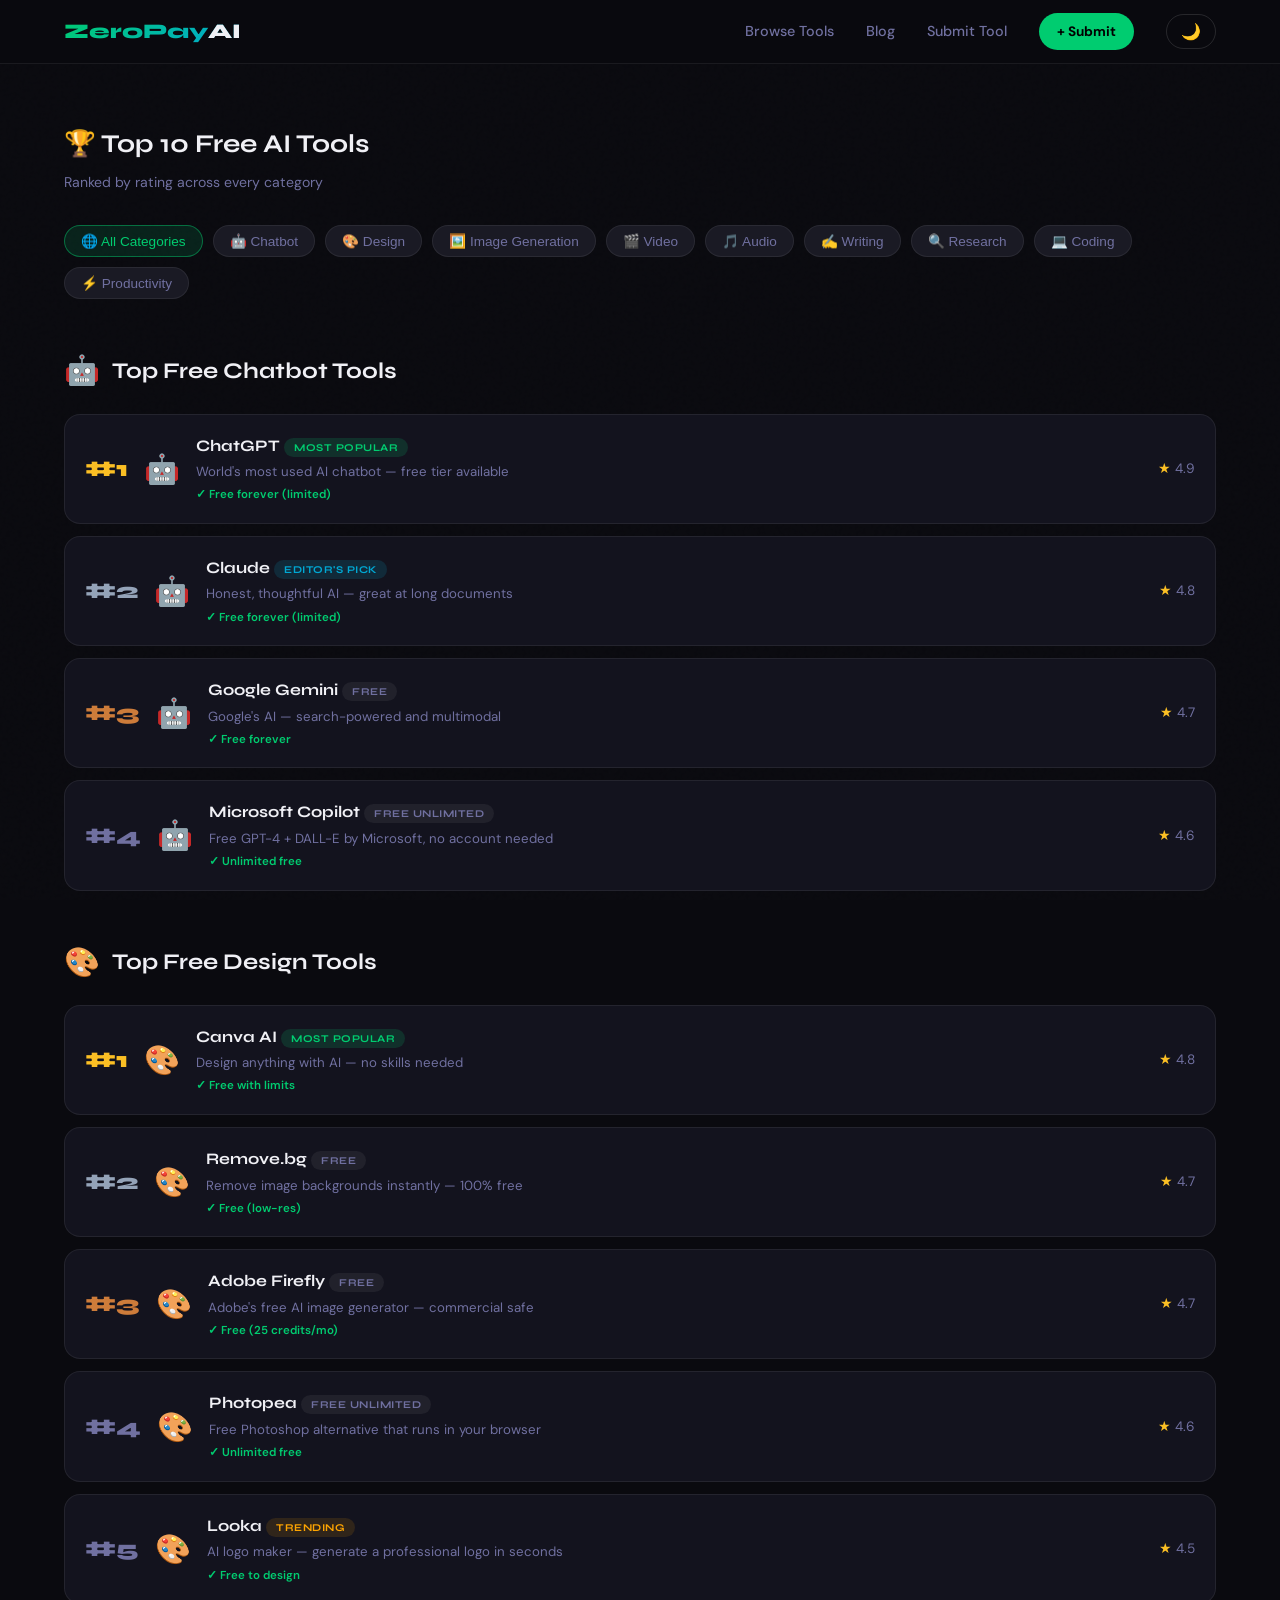
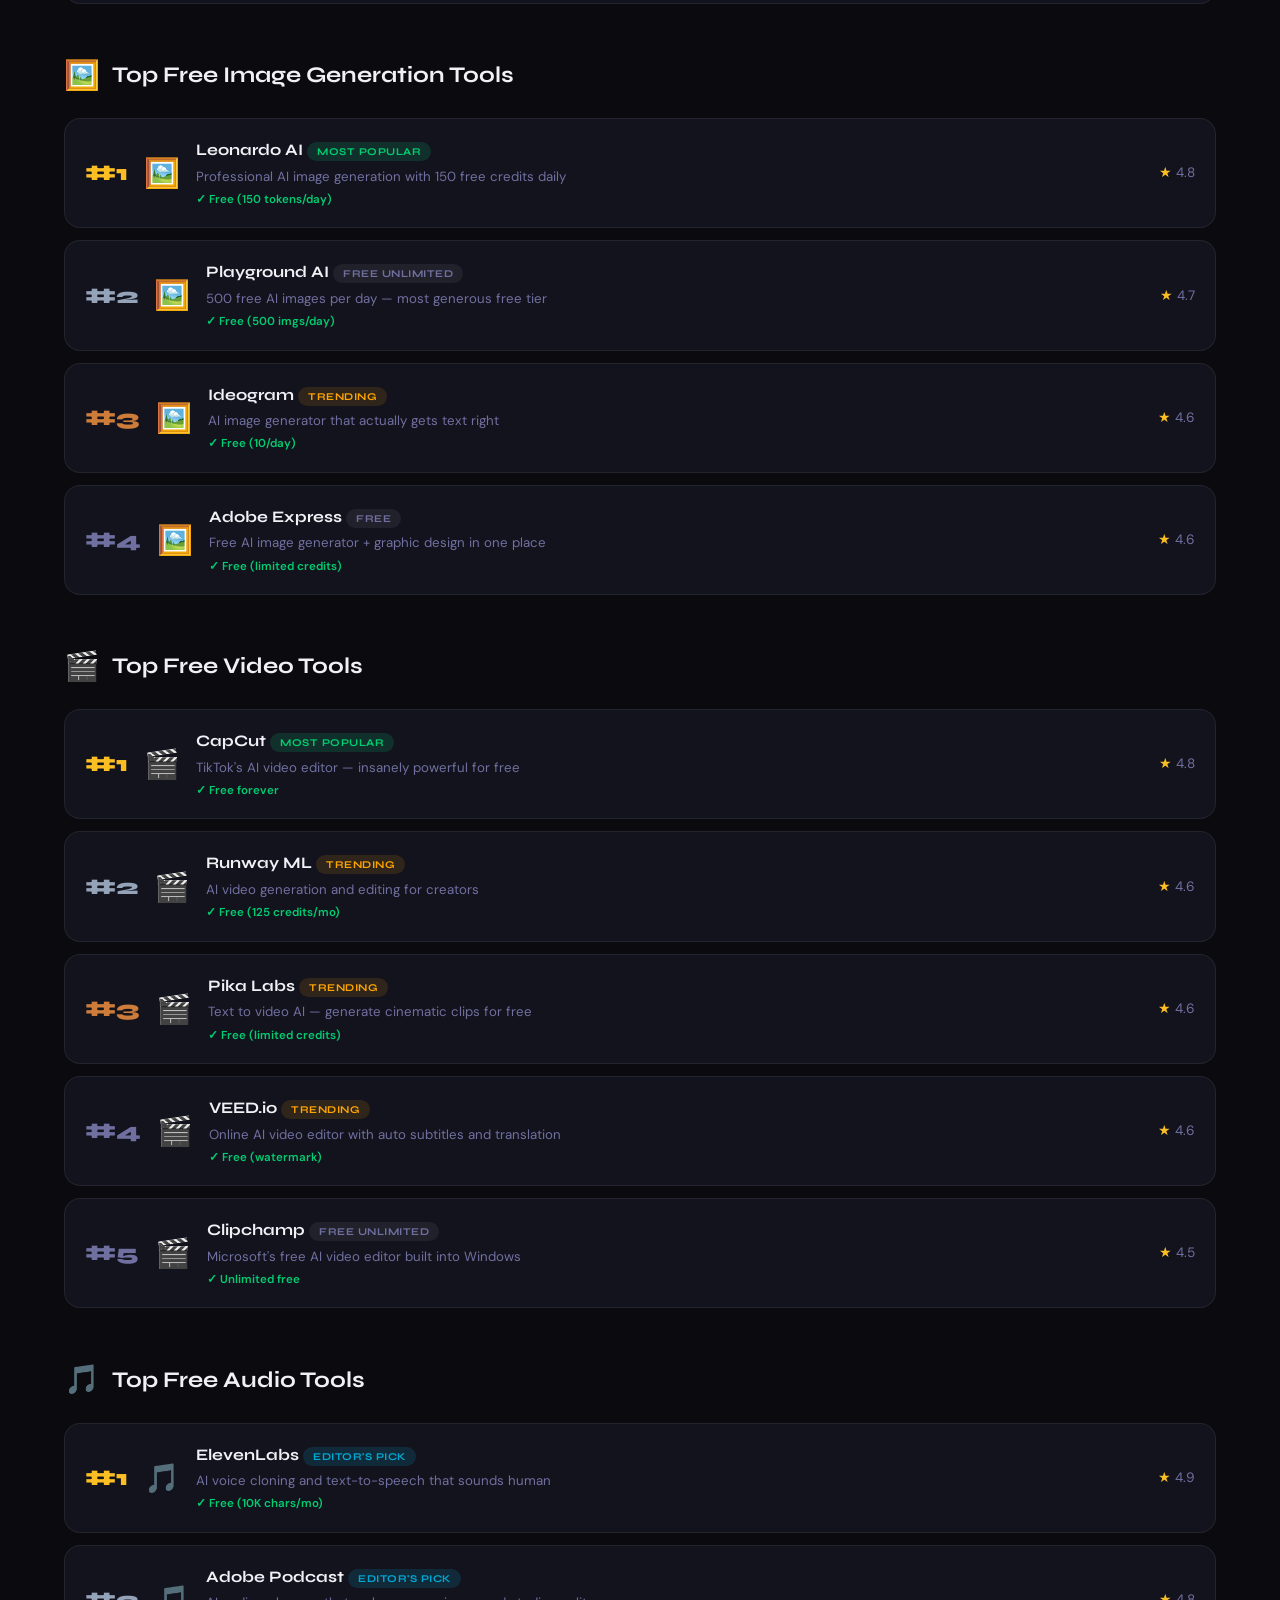
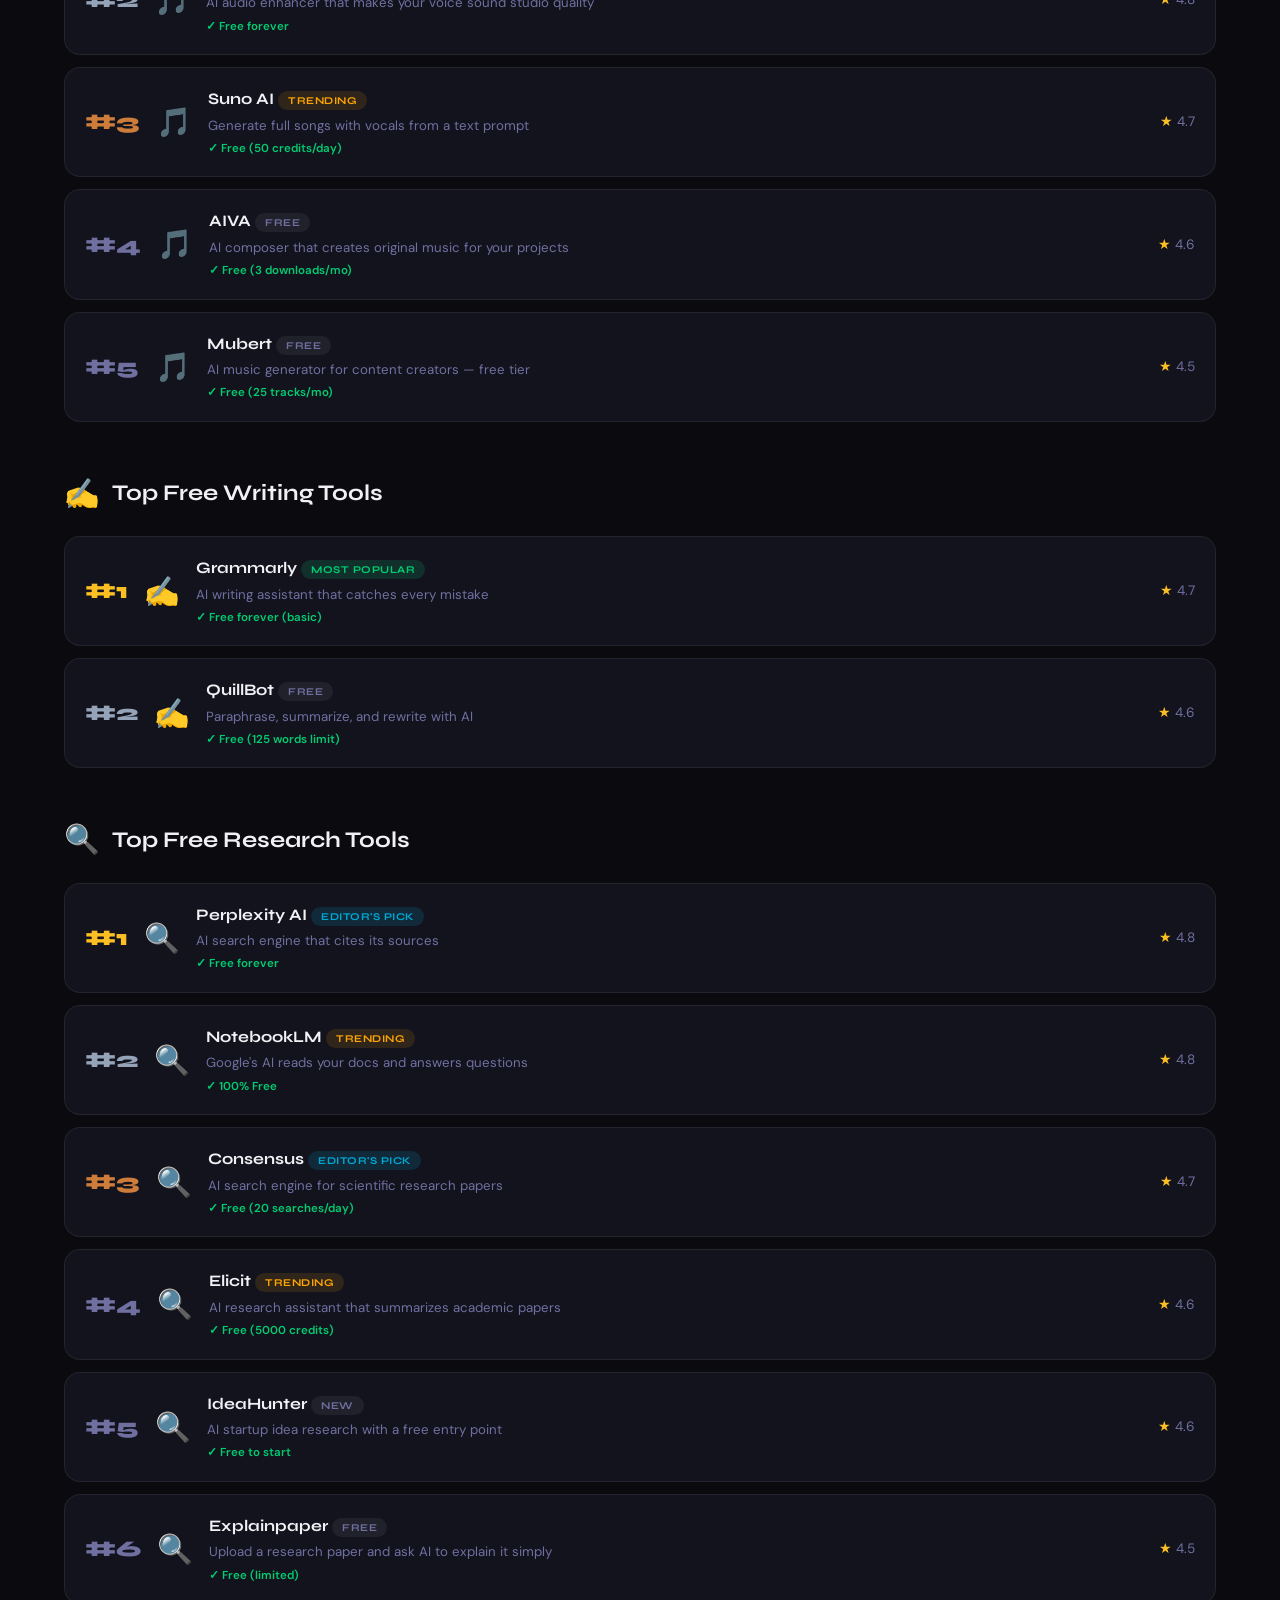
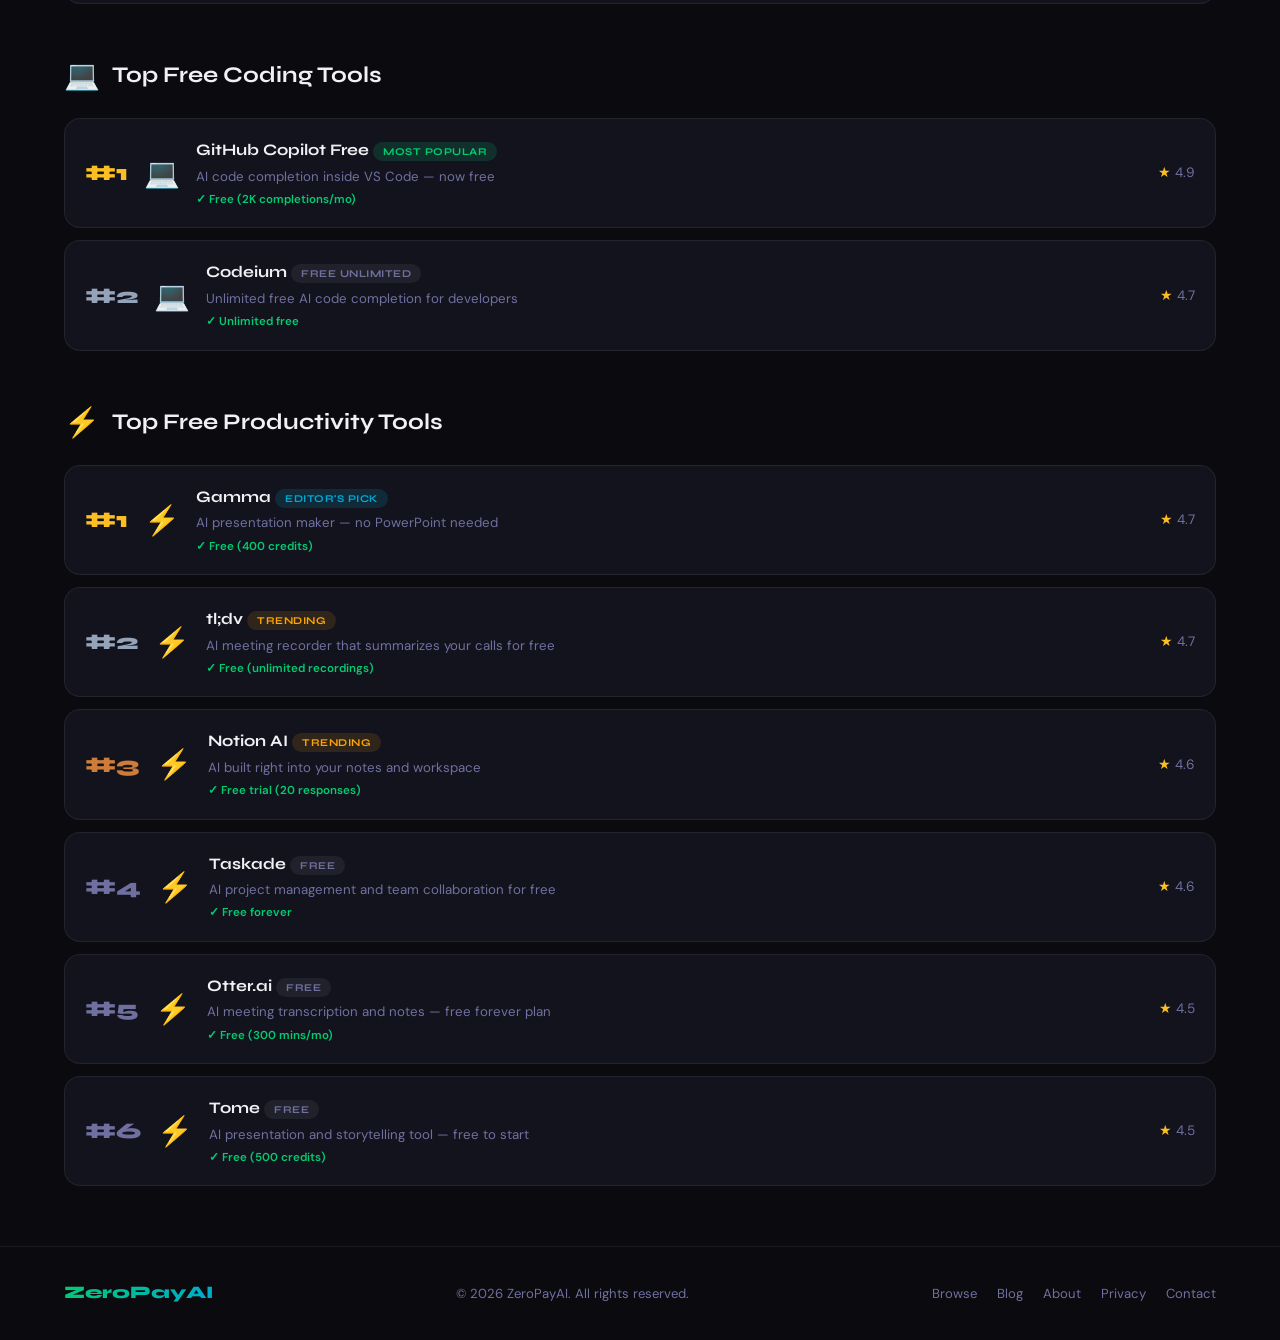
<file: top10.html>
<!DOCTYPE html>
<html lang="en">
<head>
  <meta charset="UTF-8" />
  <meta name="viewport" content="width=device-width, initial-scale=1.0" />
  <title>Top 10 Free AI Tools by Category — ZeroPayAI</title>
  <meta name="description" content="Top 10 free AI tools ranked by category. Best free chatbots, image generators, video editors, writing tools, and more in 2026." />
  <link rel="canonical" href="https://zeropayai.netlify.app/top10.html" />
  <meta name="google-site-verification" content="KK3UUOpEy3ErOD5eJbiTCEjrXGXTsG2acw9eWnKcE2Q" />
  <link rel="icon" type="image/svg+xml" href="favicon.svg" />
  <link rel="shortcut icon" href="favicon.svg" />
  <meta name="theme-color" content="#0a0a0f" />
  <link rel="stylesheet" href="style.css" />
  <style>
    .top10-cats { display: flex; gap: 10px; flex-wrap: wrap; margin-bottom: 36px; }
    .top10-list { display: flex; flex-direction: column; gap: 12px; }
    .top10-item { background: var(--card-bg); border: 1px solid var(--border); border-radius: var(--radius); padding: 18px 20px; display: flex; align-items: center; gap: 16px; cursor: pointer; transition: transform 0.2s, border-color 0.2s; }
    .top10-item:hover { transform: translateX(6px); border-color: rgba(0,255,136,0.2); }
    .rank { font-family: var(--font-head); font-size: 1.4rem; font-weight: 800; color: var(--muted); min-width: 36px; }
    .rank.gold { color: #fbbf24; }
    .rank.silver { color: #94a3b8; }
    .rank.bronze { color: #cd7c3a; }
    .top10-icon { font-size: 1.8rem; }
    .top10-info { flex: 1; }
    .top10-name { font-family: var(--font-head); font-weight: 700; font-size: 1rem; margin-bottom: 3px; }
        .top10-tagline { color: var(--muted); font-size: 0.83rem; }
    .top10-rating { display: flex; align-items: center; gap: 4px; font-size: 0.85rem; color: var(--muted); white-space: nowrap; }
    .cat-header { display: flex; align-items: center; gap: 12px; margin-bottom: 20px; margin-top: 48px; }
    .cat-header h2 { font-family: var(--font-head); font-size: 1.4rem; font-weight: 700; }
    .cat-header .cat-emoji { font-size: 1.8rem; }
  </style>
</head>
<body>

  <nav>
    <a href="index.html" class="nav-logo">ZeroPay<span>AI</span></a>
    <div class="nav-links">
      <a href="tools.html">Browse Tools</a>
      <a href="blog.html">Blog</a>
      <a href="submit.html">Submit Tool</a>
      <a href="submit.html" class="btn-nav">+ Submit</a>
      <button id="theme-toggle" onclick="toggleTheme()" style="background:none;border:1px solid rgba(255,255,255,0.12);border-radius:99px;padding:7px 14px;cursor:pointer;font-size:1rem;color:var(--text);transition:all 0.2s;">🌙</button>
    </div>
  </nav>

  <main>
    <section>
      <div class="section-header">
        <div>
          <h1 class="section-title">🏆 Top 10 Free AI Tools</h1>
          <p style="color:var(--muted);font-size:0.88rem;margin-top:6px;">Ranked by rating across every category</p>
        </div>
      </div>

      <!-- Category filter pills -->
      <div class="top10-cats" id="top10-cats"></div>

      <!-- AdSense Slot -->
      <div style="text-align:center;margin-bottom:28px;">
        <!-- Paste AdSense code here after approval -->
      </div>

      <!-- Lists -->
      <div id="top10-content"></div>
    </section>
  </main>

  <footer>
    <div class="footer-logo">ZeroPayAI</div>
    <p>© 2026 ZeroPayAI. All rights reserved.</p>
    <div class="footer-links">
      <a href="tools.html">Browse</a>
      <a href="blog.html">Blog</a>
      <a href="about.html">About</a>
      <a href="privacy.html">Privacy</a>
      <a href="contact.html">Contact</a>
    </div>
  </footer>

  <script src="tools-data.js"></script>
  <script src="app.js"></script>
  <script>
    let activeCat = 'All';

    function getRankClass(i) {
      if (i === 0) return 'gold';
      if (i === 1) return 'silver';
      if (i === 2) return 'bronze';
      return '';
    }

    function renderTop10() {
      const cats = activeCat === 'All'
        ? CATEGORIES.filter(c => c !== 'All')
        : [activeCat];

      document.getElementById('top10-content').innerHTML = cats.map(cat => {
        const tools = TOOLS
          .filter(t => t.category === cat)
          .sort((a, b) => b.rating - a.rating)
          .slice(0, 10);

        if (!tools.length) return '';

        return `
          <div class="cat-header">
            <span class="cat-emoji">${categoryEmoji(cat)}</span>
            <h2>Top Free ${cat} Tools</h2>
          </div>
          <div class="top10-list">
            ${tools.map((t, i) => `
              <div class="top10-item" onclick="window.location='tool-detail.html?id=${t.id}'">
                <div class="rank ${getRankClass(i)}">#${i + 1}</div>
                <div class="top10-icon">${categoryEmoji(t.category)}</div>
                <div class="top10-info">
                  <div class="top10-name">${t.name} ${t.badge ? `<span class="tool-badge ${badgeClass(t.badge)}" style="font-size:0.65rem;">${t.badge}</span>` : ''}</div>
                  <div class="top10-tagline">${t.tagline}</div>
                  <div class="free-tag" style="margin-top:4px;">✓ ${t.free_tier}</div>
                </div>
                <div class="top10-rating"><span style="color:#fbbf24;">★</span> ${t.rating}</div>
              </div>
            `).join('')}
          </div>
        `;
      }).join('');
    }

    // Build category pills
    document.getElementById('top10-cats').innerHTML = CATEGORIES.map(cat => `
      <button class="cat-pill ${cat === activeCat ? 'active' : ''}" onclick="
        activeCat='${cat}';
        document.querySelectorAll('.cat-pill').forEach(p=>p.classList.remove('active'));
        this.classList.add('active');
        renderTop10();
      ">${cat === 'All' ? '🌐 All Categories' : categoryEmoji(cat) + ' ' + cat}</button>
    `).join('');

    renderTop10();
  </script>
</body>
</html>
</file>
<file: style.css>
@import url('https://fonts.googleapis.com/css2?family=Syne:wght@400;600;700;800&family=DM+Sans:wght@300;400;500&display=swap');

/* ─── Variables ─── */
:root {
  --bg: #0a0a0f;
  --bg2: #111118;
  --bg3: #1a1a24;
  --border: rgba(255,255,255,0.07);
  --accent: #00cc70;
  --accent2: #00a8d4;
  --text: #f0f0f5;
  --muted: #7070a0;
  --card-bg: #13131e;
  --radius: 16px;
  --font-head: 'Syne', sans-serif;
  --font-body: 'DM Sans', sans-serif;
}

/* ─── Light Mode ─── */
body.light {
  --bg: #f5f7ff;
  --bg2: #eef0f8;
  --bg3: #e4e7f5;
  --border: rgba(0,0,0,0.08);
  --accent: #00a85a;
  --accent2: #0088b0;
  --text: #0a0a1a;
  --muted: #5a5a80;
  --card-bg: #ffffff;
}

body.light nav {
  background: rgba(245,247,255,0.85);
}

body.light .hero-glow {
  background: radial-gradient(ellipse, rgba(0,168,90,0.1) 0%, rgba(0,136,176,0.05) 40%, transparent 70%);
}

body.light .newsletter {
  background: var(--bg3);
}

body.light .tool-card:hover {
  border-color: rgba(0,168,90,0.3);
  box-shadow: 0 12px 40px rgba(0,0,0,0.1);
}

body.light .icon-bg {
  background: #1a1a2e;
}

body.light footer {
  border-top: 1px solid var(--border);
}

body.light #cookie-banner {
  background: #eef0f8;
  border-top: 1px solid rgba(0,0,0,0.08);
}
/* ─── Reset ─── */
*, *::before, *::after { box-sizing: border-box; margin: 0; padding: 0; }
html { scroll-behavior: smooth; }
body {
  font-family: var(--font-body);
  background: var(--bg);
  color: var(--text);
  min-height: 100vh;
  line-height: 1.6;
}
a { text-decoration: none; color: inherit; }
img { max-width: 100%; }

/* ─── Scrollbar ─── */
::-webkit-scrollbar { width: 6px; }
::-webkit-scrollbar-track { background: var(--bg); }
::-webkit-scrollbar-thumb { background: var(--bg3); border-radius: 99px; }

/* ─── Noise Overlay ─── */
body::before {
  content: '';
  position: fixed;
  inset: 0;
  background-image: url("data:image/svg+xml,%3Csvg viewBox='0 0 256 256' xmlns='http://www.w3.org/2000/svg'%3E%3Cfilter id='noise'%3E%3CfeTurbulence type='fractalNoise' baseFrequency='0.9' numOctaves='4' stitchTiles='stitch'/%3E%3C/filter%3E%3Crect width='100%25' height='100%25' filter='url(%23noise)' opacity='0.04'/%3E%3C/svg%3E");
  pointer-events: none;
  z-index: 0;
  opacity: 0.4;
}

/* ─── Nav ─── */
nav {
  position: sticky;
  top: 0;
  z-index: 100;
  background: rgba(10,10,15,0.85);
  backdrop-filter: blur(20px);
  border-bottom: 1px solid var(--border);
  padding: 0 5%;
  display: flex;
  align-items: center;
  justify-content: space-between;
  height: 64px;
}
.nav-logo {
  font-family: var(--font-head);
  font-size: 1.3rem;
  font-weight: 800;
  background: linear-gradient(135deg, var(--accent), var(--accent2));
  -webkit-background-clip: text;
  -webkit-text-fill-color: transparent;
  background-clip: text;
}
.nav-logo span { -webkit-text-fill-color: var(--text); }
.nav-links { display: flex; gap: 2rem; align-items: center; }
.nav-links a {
  color: var(--muted);
  font-size: 0.9rem;
  font-weight: 500;
  transition: color 0.2s;
}
.nav-links a:hover, .nav-links a.active { color: var(--text); }
.btn-nav {
  background: var(--accent);
  color: #000 !important;
  padding: 8px 18px;
  border-radius: 99px;
  font-weight: 700 !important;
  font-size: 0.85rem !important;
  transition: opacity 0.2s !important;
}
.btn-nav:hover { opacity: 0.85; }

/* ─── Hero ─── */
.hero {
  position: relative;
  padding: 100px 5% 80px;
  text-align: center;
  overflow: hidden;
}
.hero-glow {
  position: absolute;
  top: -100px;
  left: 50%;
  transform: translateX(-50%);
  width: 700px;
  height: 500px;
  background: radial-gradient(ellipse, rgba(0,255,136,0.12) 0%, rgba(0,200,255,0.06) 40%, transparent 70%);
  pointer-events: none;
}
.hero-badge {
  display: inline-flex;
  align-items: center;
  gap: 6px;
  background: rgba(0,255,136,0.08);
  border: 1px solid rgba(0,255,136,0.2);
  color: var(--accent);
  font-size: 0.78rem;
  font-weight: 600;
  padding: 5px 14px;
  border-radius: 99px;
  margin-bottom: 24px;
  letter-spacing: 0.05em;
  text-transform: uppercase;
}
.hero h1 {
  font-family: var(--font-head);
  font-size: clamp(2.5rem, 6vw, 5rem);
  font-weight: 800;
  line-height: 1.1;
  margin-bottom: 20px;
  letter-spacing: -0.02em;
}
.hero h1 .highlight {
  background: linear-gradient(135deg, var(--accent), var(--accent2));
  -webkit-background-clip: text;
  -webkit-text-fill-color: transparent;
  background-clip: text;
}
.hero p {
  color: var(--muted);
  font-size: 1.1rem;
  max-width: 560px;
  margin: 0 auto 40px;
}
.hero-search {
  display: flex;
  max-width: 560px;
  margin: 0 auto 48px;
  background: var(--bg3);
  border: 1px solid var(--border);
  border-radius: 99px;
  padding: 6px 6px 6px 22px;
  gap: 8px;
  align-items: center;
  transition: border-color 0.2s;
}
.hero-search:focus-within { border-color: rgba(0,255,136,0.35); }
.hero-search input {
  flex: 1;
  background: none;
  border: none;
  outline: none;
  color: var(--text);
  font-family: var(--font-body);
  font-size: 0.95rem;
}
.hero-search input::placeholder { color: var(--muted); }
.hero-search button {
  background: var(--accent);
  color: #000;
  border: none;
  border-radius: 99px;
  padding: 10px 22px;
  font-family: var(--font-head);
  font-weight: 700;
  font-size: 0.9rem;
  cursor: pointer;
  transition: opacity 0.2s;
}
.hero-search button:hover { opacity: 0.85; }
.hero-stats {
  display: flex;
  justify-content: center;
  gap: 48px;
  flex-wrap: wrap;
}
.stat { text-align: center; }
.stat-num {
  font-family: var(--font-head);
  font-size: 1.8rem;
  font-weight: 800;
  background: linear-gradient(135deg, var(--accent), var(--accent2));
  -webkit-background-clip: text;
  -webkit-text-fill-color: transparent;
  background-clip: text;
}
.stat-label { color: var(--muted); font-size: 0.82rem; margin-top: 2px; }

/* ─── Section ─── */
section { padding: 60px 5%; position: relative; z-index: 1; }
.section-header {
  display: flex;
  align-items: baseline;
  justify-content: space-between;
  margin-bottom: 32px;
  flex-wrap: wrap;
  gap: 12px;
}
.section-title {
  font-family: var(--font-head);
  font-size: 1.6rem;
  font-weight: 700;
}
.see-all {
  color: var(--accent);
  font-size: 0.88rem;
  font-weight: 600;
  display: flex;
  align-items: center;
  gap: 4px;
  transition: gap 0.2s;
}
.see-all:hover { gap: 8px; }

/* ─── Category Pills ─── */
.categories {
  display: flex;
  gap: 10px;
  flex-wrap: wrap;
  margin-bottom: 32px;
}
.cat-pill {
  background: var(--bg3);
  border: 1px solid var(--border);
  color: var(--muted);
  padding: 7px 16px;
  border-radius: 99px;
  font-size: 0.85rem;
  font-weight: 500;
  cursor: pointer;
  transition: all 0.2s;
  white-space: nowrap;
}
.cat-pill:hover { border-color: rgba(255,255,255,0.15); color: var(--text); }
.cat-pill.active {
  background: rgba(0,255,136,0.1);
  border-color: rgba(0,255,136,0.35);
  color: var(--accent);
}

/* ─── Tool Cards Grid ─── */
.tools-grid {
  display: grid;
  grid-template-columns: repeat(auto-fill, minmax(280px, 1fr));
  gap: 20px;
}
.tool-card {
  background: var(--card-bg);
  border: 1px solid var(--border);
  border-radius: var(--radius);
  padding: 22px;
  cursor: pointer;
  transition: transform 0.2s, border-color 0.2s, box-shadow 0.2s;
  display: flex;
  flex-direction: column;
  gap: 12px;
  position: relative;
  overflow: hidden;
}
.tool-card::before {
  content: '';
  position: absolute;
  inset: 0;
  background: linear-gradient(135deg, rgba(0,255,136,0.03), transparent 60%);
  opacity: 0;
  transition: opacity 0.3s;
}
.tool-card:hover { transform: translateY(-4px); border-color: rgba(0,255,136,0.2); box-shadow: 0 12px 40px rgba(0,0,0,0.4); }
.tool-card:hover::before { opacity: 1; }
.card-top { display: flex; align-items: flex-start; justify-content: space-between; gap: 10px; }
.tool-icon {
  width: 48px;
  height: 48px;
  border-radius: 12px;
  background: var(--bg3);
  display: flex;
  align-items: center;
  justify-content: center;
  font-size: 1.5rem;
  flex-shrink: 0;
}
.tool-badge {
  font-size: 0.7rem;
  font-weight: 700;
  padding: 3px 10px;
  border-radius: 99px;
  text-transform: uppercase;
  letter-spacing: 0.05em;
  white-space: nowrap;
}
.badge-popular { background: rgba(0,255,136,0.12); color: var(--accent); }
.badge-trending { background: rgba(255,165,0,0.12); color: orange; }
.badge-editor { background: rgba(0,200,255,0.12); color: var(--accent2); }
.badge-free { background: rgba(255,255,255,0.06); color: var(--muted); }
.tool-name {
  font-family: var(--font-head);
  font-size: 1rem;
  font-weight: 700;
}
.tool-tagline { color: var(--muted); font-size: 0.83rem; line-height: 1.5; }
.card-bottom { display: flex; align-items: center; justify-content: space-between; margin-top: auto; }
.tool-category {
  font-size: 0.75rem;
  color: var(--muted);
  background: var(--bg3);
  padding: 3px 10px;
  border-radius: 99px;
}
.tool-rating { display: flex; align-items: center; gap: 4px; font-size: 0.82rem; color: var(--muted); }
.tool-rating .star { color: #fbbf24; }
.free-tag {
  font-size: 0.72rem;
  color: var(--accent);
  font-weight: 600;
  margin-top: 4px;
}

/* ─── Tool Detail Page ─── */
.detail-container { max-width: 860px; margin: 0 auto; padding: 48px 5%; }
.back-btn {
  display: inline-flex;
  align-items: center;
  gap: 6px;
  color: var(--muted);
  font-size: 0.88rem;
  margin-bottom: 32px;
  transition: color 0.2s;
}
.back-btn:hover { color: var(--text); }
.detail-header {
  display: flex;
  gap: 20px;
  align-items: flex-start;
  margin-bottom: 32px;
  flex-wrap: wrap;
}
.detail-icon {
  width: 72px;
  height: 72px;
  border-radius: 18px;
  background: var(--bg3);
  display: flex;
  align-items: center;
  justify-content: center;
  font-size: 2.2rem;
  flex-shrink: 0;
}
.detail-meta { flex: 1; }
.detail-meta h1 {
  font-family: var(--font-head);
  font-size: 2rem;
  font-weight: 800;
  margin-bottom: 6px;
}
.detail-tagline { color: var(--muted); font-size: 1rem; margin-bottom: 12px; }
.detail-tags { display: flex; gap: 8px; flex-wrap: wrap; }
.tag-chip {
  background: var(--bg3);
  border: 1px solid var(--border);
  color: var(--muted);
  font-size: 0.75rem;
  padding: 3px 10px;
  border-radius: 99px;
}
.detail-body {
  background: var(--card-bg);
  border: 1px solid var(--border);
  border-radius: var(--radius);
  padding: 28px;
  margin-bottom: 24px;
}
.detail-body h2 {
  font-family: var(--font-head);
  font-size: 1rem;
  font-weight: 700;
  margin-bottom: 10px;
  color: var(--muted);
  text-transform: uppercase;
  letter-spacing: 0.08em;
  font-size: 0.78rem;
}
.detail-body p { color: var(--text); line-height: 1.8; font-size: 0.95rem; }
.detail-info-grid {
  display: grid;
  grid-template-columns: repeat(auto-fill, minmax(180px, 1fr));
  gap: 16px;
  margin-bottom: 24px;
}
.info-card {
  background: var(--card-bg);
  border: 1px solid var(--border);
  border-radius: var(--radius);
  padding: 18px;
}
.info-card .label { font-size: 0.72rem; color: var(--muted); text-transform: uppercase; letter-spacing: 0.08em; margin-bottom: 6px; }
.info-card .value { font-family: var(--font-head); font-size: 1rem; font-weight: 700; }
.info-card .value.green { color: var(--accent); }
.visit-btn {
  display: inline-flex;
  align-items: center;
  gap: 10px;
  background: var(--accent);
  color: #000;
  font-family: var(--font-head);
  font-weight: 700;
  font-size: 1rem;
  padding: 14px 32px;
  border-radius: 99px;
  transition: opacity 0.2s, transform 0.2s;
}
.visit-btn:hover { opacity: 0.88; transform: translateY(-2px); }

/* ─── Submit Form ─── */
.form-container { max-width: 640px; margin: 0 auto; padding: 48px 5%; }
.form-container h1 {
  font-family: var(--font-head);
  font-size: 2rem;
  font-weight: 800;
  margin-bottom: 8px;
}
.form-container .subtitle { color: var(--muted); margin-bottom: 36px; }
.form-card {
  background: var(--card-bg);
  border: 1px solid var(--border);
  border-radius: var(--radius);
  padding: 32px;
}
.form-group { margin-bottom: 20px; }
.form-group label {
  display: block;
  font-size: 0.85rem;
  font-weight: 600;
  margin-bottom: 8px;
  color: var(--text);
}
.form-group input,
.form-group select,
.form-group textarea {
  width: 100%;
  background: var(--bg3);
  border: 1px solid var(--border);
  border-radius: 10px;
  color: var(--text);
  font-family: var(--font-body);
  font-size: 0.9rem;
  padding: 12px 16px;
  outline: none;
  transition: border-color 0.2s;
}
.form-group input:focus,
.form-group select:focus,
.form-group textarea:focus { border-color: rgba(0,255,136,0.4); }
.form-group textarea { resize: vertical; min-height: 100px; }
.form-group select option { background: var(--bg2); }
.submit-btn {
  width: 100%;
  background: var(--accent);
  color: #000;
  border: none;
  border-radius: 99px;
  padding: 14px;
  font-family: var(--font-head);
  font-weight: 700;
  font-size: 1rem;
  cursor: pointer;
  transition: opacity 0.2s;
  margin-top: 8px;
}
.submit-btn:hover { opacity: 0.88; }
.success-msg {
  display: none;
  background: rgba(0,255,136,0.08);
  border: 1px solid rgba(0,255,136,0.25);
  color: var(--accent);
  border-radius: 10px;
  padding: 14px 18px;
  text-align: center;
  margin-top: 16px;
  font-size: 0.9rem;
}

/* ─── Search & Filter Bar (tools.html) ─── */
.toolbar {
  display: flex;
  gap: 12px;
  margin-bottom: 24px;
  flex-wrap: wrap;
  align-items: center;
}
.search-box {
  flex: 1;
  min-width: 220px;
  background: var(--bg3);
  border: 1px solid var(--border);
  border-radius: 99px;
  padding: 10px 20px;
  display: flex;
  align-items: center;
  gap: 10px;
  transition: border-color 0.2s;
}
.search-box:focus-within { border-color: rgba(0,255,136,0.35); }
.search-box input {
  background: none;
  border: none;
  outline: none;
  color: var(--text);
  font-family: var(--font-body);
  font-size: 0.9rem;
  width: 100%;
}
.search-box input::placeholder { color: var(--muted); }
.search-icon { color: var(--muted); font-size: 1rem; }
.filter-select {
  background: var(--bg3);
  border: 1px solid var(--border);
  color: var(--text);
  border-radius: 99px;
  padding: 10px 20px;
  font-family: var(--font-body);
  font-size: 0.88rem;
  outline: none;
  cursor: pointer;
  transition: border-color 0.2s;
}
.filter-select:focus { border-color: rgba(0,255,136,0.35); }
.filter-select option { background: var(--bg2); }
.results-count { color: var(--muted); font-size: 0.85rem; margin-bottom: 20px; }

/* ─── Newsletter ─── */
.newsletter {
  background: var(--bg3);
  border: 1px solid var(--border);
  border-radius: 24px;
  padding: 48px;
  text-align: center;
  position: relative;
  overflow: hidden;
}
.newsletter::before {
  content: '';
  position: absolute;
  top: -60px;
  left: 50%;
  transform: translateX(-50%);
  width: 400px;
  height: 300px;
  background: radial-gradient(ellipse, rgba(0,255,136,0.08), transparent 70%);
  pointer-events: none;
}
.newsletter h2 {
  font-family: var(--font-head);
  font-size: 1.8rem;
  font-weight: 800;
  margin-bottom: 10px;
}
.newsletter p { color: var(--muted); margin-bottom: 28px; }
.newsletter-form {
  display: flex;
  max-width: 420px;
  margin: 0 auto;
  gap: 8px;
  background: var(--bg2);
  border: 1px solid var(--border);
  border-radius: 99px;
  padding: 6px 6px 6px 20px;
}
.newsletter-form input {
  flex: 1;
  background: none;
  border: none;
  outline: none;
  color: var(--text);
  font-family: var(--font-body);
  font-size: 0.9rem;
}
.newsletter-form input::placeholder { color: var(--muted); }
.newsletter-form button {
  background: var(--accent);
  color: #000;
  border: none;
  border-radius: 99px;
  padding: 10px 20px;
  font-family: var(--font-head);
  font-weight: 700;
  font-size: 0.88rem;
  cursor: pointer;
  white-space: nowrap;
  transition: opacity 0.2s;
}
.newsletter-form button:hover { opacity: 0.85; }

/* ─── Footer ─── */
footer {
  border-top: 1px solid var(--border);
  padding: 32px 5%;
  display: flex;
  align-items: center;
  justify-content: space-between;
  flex-wrap: wrap;
  gap: 12px;
  position: relative;
  z-index: 1;
}
.footer-logo {
  font-family: var(--font-head);
  font-weight: 800;
  font-size: 1.1rem;
  background: linear-gradient(135deg, var(--accent), var(--accent2));
  -webkit-background-clip: text;
  -webkit-text-fill-color: transparent;
  background-clip: text;
}
footer p { color: var(--muted); font-size: 0.82rem; }
.footer-links { display: flex; gap: 20px; }
.footer-links a { color: var(--muted); font-size: 0.82rem; transition: color 0.2s; }
.footer-links a:hover { color: var(--text); }

/* ─── Empty State ─── */
.empty-state {
  text-align: center;
  padding: 60px 20px;
  color: var(--muted);
}
.empty-state .emoji { font-size: 3rem; margin-bottom: 16px; }
.empty-state h3 { font-family: var(--font-head); font-size: 1.2rem; margin-bottom: 8px; color: var(--text); }

/* ─── Animations ─── */
@keyframes fadeUp {
  from { opacity: 0; transform: translateY(20px); }
  to { opacity: 1; transform: translateY(0); }
}
.fade-up { animation: fadeUp 0.5s ease forwards; }

/* ─── Responsive ─── */
@media (max-width: 768px) {
  nav { padding: 0 4%; }
  .nav-links { gap: 1rem; }
  .nav-links a:not(.btn-nav):not(:last-child) { display: none; }
  .hero { padding: 60px 4% 48px; }
  .hero-stats { gap: 28px; }
  .newsletter { padding: 32px 24px; }
  .newsletter-form { flex-direction: column; border-radius: 12px; padding: 12px; }
  .newsletter-form button { border-radius: 8px; }
}
</file>
